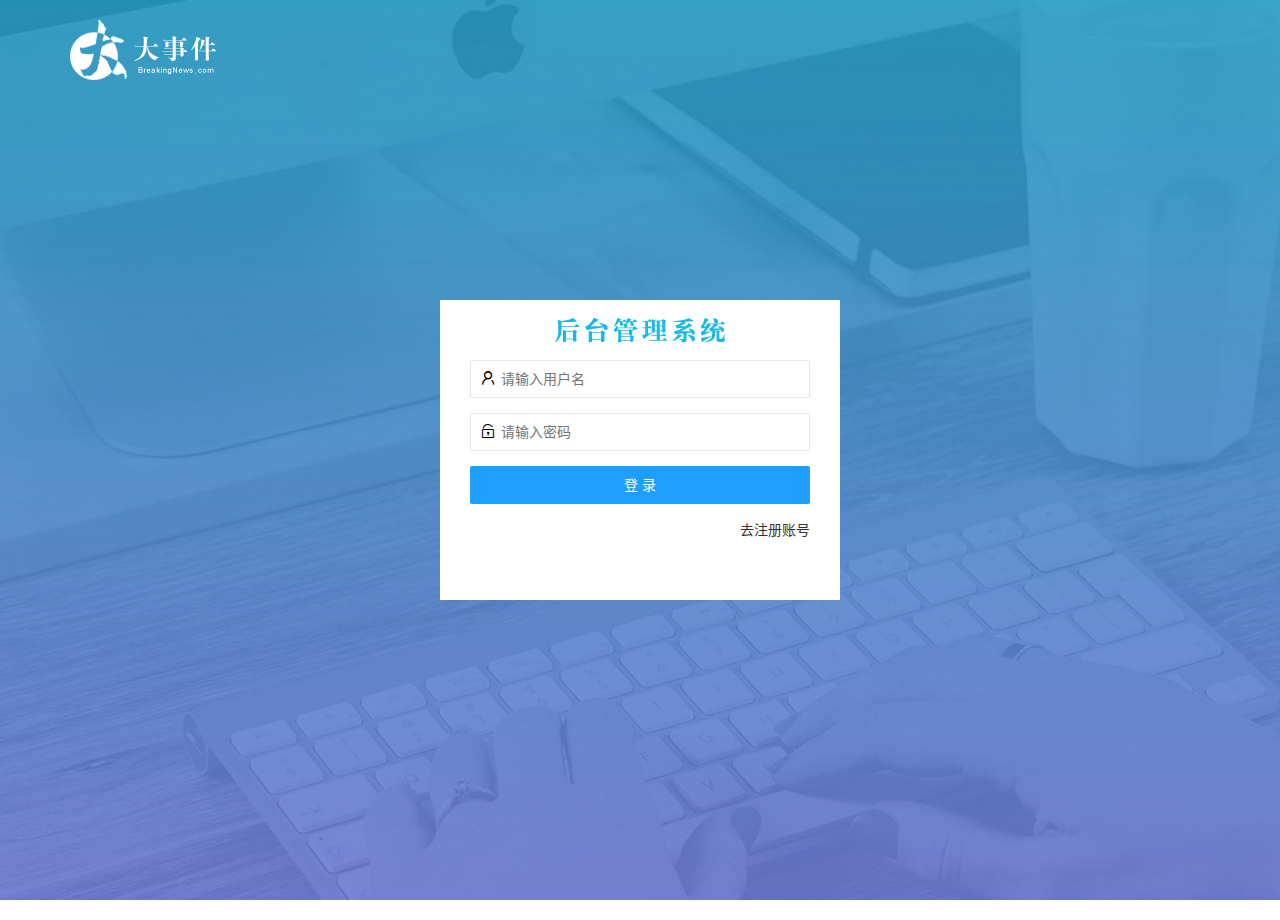
<file: index.html>
<!DOCTYPE html>
<html>

<head>
    <meta charset="utf-8">
    <meta name="viewport" content="width=device-width, initial-scale=1, maximum-scale=1">
    <title>大事件-后台首页-Fairy</title>
    <!-- 校验token是否存在 -->
    <script>
        let token = localStorage.getItem('token')
        if (!token) {
            // 没有token信息
            location.href = 'login.html'
        }
    </script>
    <link rel="stylesheet" href="/assets/lib/layui/css/layui.css">
    <link rel="stylesheet" href="/assets/css/index.css">
    <link rel="stylesheet" href="/assets/fonts/iconfont.css">
</head>

<body class="layui-layout-body">
    <div class="layui-layout layui-layout-admin">
        <div class="layui-header">
            <div class="layui-logo">
                <img src="/assets/images/logo.png" alt="">
            </div>
            <!-- 头部区域 -->
            <ul class="layui-nav layui-layout-right">
                <li class="layui-nav-item">
                    <a href="javascript:;" class="userInfo">
                        <img src="http://t.cn/RCzsdCq" class="layui-nav-img">
                        <!-- 文字头像 -->
                        <span class="text-avatar">A</span>
                        个人中心
                    </a>
                    <dl class="layui-nav-child">
                        <dd><a href="">基本资料</a></dd>
                        <dd><a href="">更换头像</a></dd>
                        <dd><a href="">重置密码</a></dd>
                    </dl>
                </li>
                <li class="layui-nav-item ">
                    <a href="javascript:;" id="outBtn"><span class="iconfont icon-tuichu "></span>退出</a></li>
            </ul>
        </div>

        <div class="layui-side layui-bg-black">
            <div class="layui-side-scroll">
                <!-- 欢迎区域 -->
                <div class="layui-nav ">
                    <div class="userInfo">
                        <span><img src="http://t.cn/RCzsdCq" class="layui-nav-img"></span>
                        <span class="text-avatar">A</span>
                        <span id="welcome">欢迎 xxx</span>

                    </div>
                </div>
                <!-- 左侧导航区域（可配合layui已有的垂直导航） -->
                <ul class="layui-nav layui-nav-tree" lay-filter="test" lay-shrink="all">
                    <li class="layui-nav-item layui-this">
                        <a href=""><span class="iconfont icon-home "></span>首页</a>
                    </li>
                    <li class="layui-nav-item">
                        <a class="" href="javascript:;"><span class="iconfont icon-16"></span>文章管理</a>
                        <dl class="layui-nav-child">
                            <dd><a href="/article/art_cate.html" target="layBody"><i
                                        class="layui-icon layui-icon-app"></i> 文章类别</a></dd>
                            <dd><a href="/article/art_list.html" target="layBody"><i
                                        class="layui-icon layui-icon-app"></i> 文章列表</a></dd>
                            <dd><a href="javascript:;"><i class="layui-icon layui-icon-app"></i> 发表文章</a></dd>
                        </dl>
                    </li>
                    <li class="layui-nav-item">
                        <a href="javascript:;"><span class="iconfont icon-user"></span>个人中心</a>
                        <dl class="layui-nav-child">
                            <dd><a href="/user/user_info.html" target="layBody"><i
                                        class="layui-icon layui-icon-app"></i> 基本资料</a></dd>
                            <dd><a href="/user/user_avatar.html" target="layBody"><i
                                        class="layui-icon layui-icon-app"></i>
                                    更换头像</a></dd>
                            <dd><a href="/user/user_psw.html" target="layBody"><i class="layui-icon layui-icon-app"></i>
                                    重置密码</a></dd>
                        </dl>
                    </li>
                </ul>
            </div>
        </div>

        <div class="layui-body">
            <!-- 内容主体区域 -->
            <!-- <iframe src="/home/dashboard.html" frameborder="0" name="layBody"></iframe> -->
            <!-- <iframe src="/user/user_avatar.html" frameborder="0" name="layBody"></iframe> -->
            <iframe src="/article/art_list.html" target="layBody" frameborder="0" name="layBody"></iframe>
        </div>

        <div class="layui-footer">
            <!-- 底部固定区域 -->
            © 大事件-后台管理-Fairy
        </div>
    </div>


    <script src="/assets/lib/jquery.js"></script>
    <script src="/assets/lib/layui/layui.all.js"></script>
    <script src="/assets/js/common.js"></script>
    <script src="/assets/js/index.js"></script>
</body>

</html>
</file>
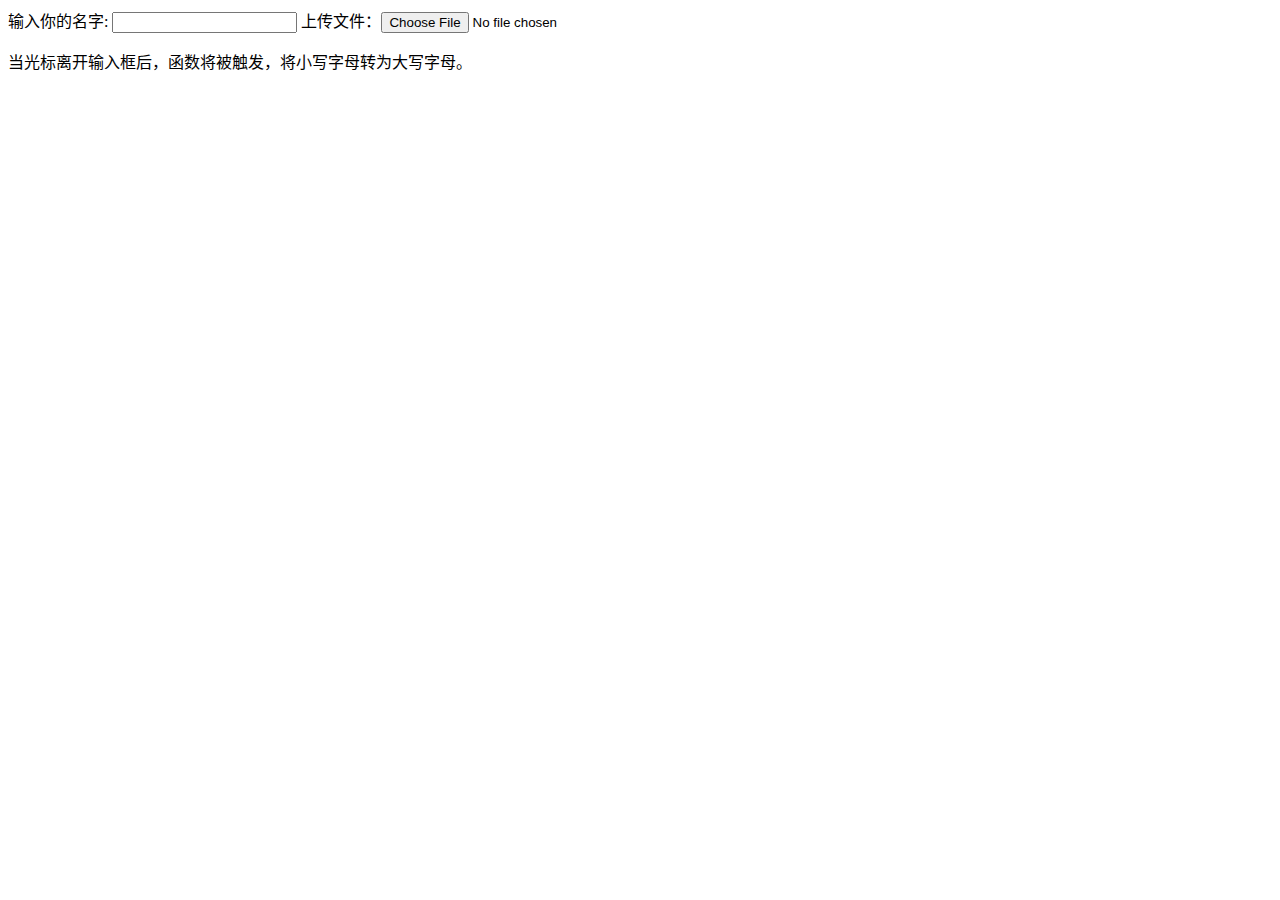
<file: change-demo.html>
<!DOCTYPE html>
<html lang="zh-CN">

<head>
    <meta charset="UTF-8">
    <meta name="viewport" content="width=device-width, initial-scale=1.0">
    <title>Document</title>
</head>
<script>
    function myFunction() {
        var x = document.getElementById("fname");
        x.value = x.value.toUpperCase();
        console.log('触发了');
    }
</script>
</head>

<body>

    输入你的名字: <input type="text" id="fname" onchange="myFunction()">
    上传文件：<input type="file" id="ff" onchange="myFunction()">
    <p>当光标离开输入框后，函数将被触发，将小写字母转为大写字母。</p>
</body>

</html>
</file>
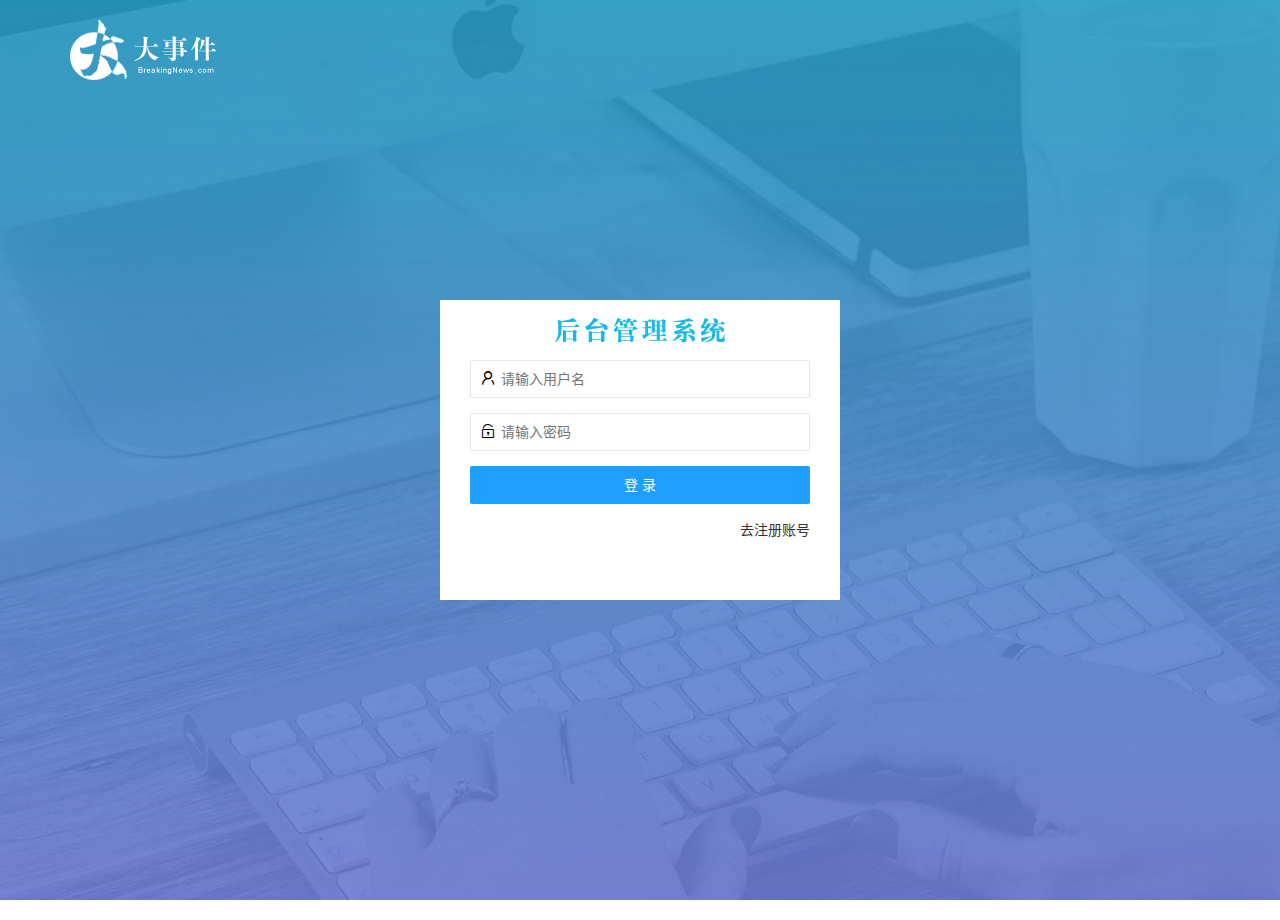
<file: login.html>
<!DOCTYPE html>
<html lang="zh-CN">

<head>
    <meta charset="UTF-8">
    <meta name="viewport" content="width=device-width, initial-scale=1.0">
    <title>大事件项目-Fairy</title>
    <!-- 加载layui.css -->
    <link rel="stylesheet" href="/assets/lib/layui/css/layui.css">
    <!-- 加载login.css -->
    <link rel="stylesheet" href="/assets/css/login.css">
</head>

<body>
    <!-- logo -->
    <div class="logo layui-main">
        <img src="/assets/images/logo.png" alt="">
    </div>
    <!-- 登录 -->
    <div class="login">
        <!-- 标题区域 -->
        <div class="title"></div>
        <!-- 表单区域 -->
        <form class="layui-form" id="login">
            <!-- 用户名 -->
            <div class="layui-form-item">
                <i class="layui-icon layui-icon-username"></i>
                <input type="text" name="username" required lay-verify="required" placeholder="请输入用户名"
                    autocomplete="off" class="layui-input">
            </div>
            <!-- 密码 -->
            <div class="layui-form-item">
                <i class="layui-icon layui-icon-password"></i>
                <input type="password" name="password" required lay-verify="required|pass" placeholder="请输入密码"
                    autocomplete="off" class="layui-input">
            </div>
            <!-- 登录按钮 -->
            <div class="layui-form-item">
                <button class="layui-btn layui-btn-normal layui-btn-fluid" lay-submit lay-filter="formDemo">登 录</button>
            </div>
            <a href="javascript:;" id="goReigister">去注册账号</a>
        </form>
    </div>
    <!-- 注册 -->
    <div class="register">
        <!-- 标题区域 -->
        <div class="title"></div>
        <!-- 表单区域 -->
        <form class="layui-form" id="reg">
            <!-- 用户名 -->
            <div class="layui-form-item ">
                <i class="layui-icon layui-icon-username"></i>
                <input type="text" name="username" required lay-verify="required" placeholder="请输入用户名"
                    autocomplete="off" class="layui-input">
            </div>
            <!-- 密码 -->
            <div class="layui-form-item">
                <i class="layui-icon layui-icon-password"></i>
                <input type="password" name="password" required lay-verify="required|pass" placeholder="请输入密码"
                    autocomplete="off" class="layui-input" id="psw">
            </div>
            <!-- 再次登录密码 -->
            <div class="layui-form-item">
                <i class="layui-icon layui-icon-password"></i>
                <input type="password" name="repassword" required lay-verify="required|pass|repsw" placeholder="请再次输入密码"
                    autocomplete="off" class="layui-input">
            </div>
            <!-- 登录按钮 -->
            <div class="layui-form-item">
                <button class="layui-btn layui-btn-normal layui-btn-fluid" lay-submit lay-filter="formDemo">注册</button>
            </div>
            <a href="javascript:;" id="goLogin">去登录</a>
        </form>
    </div>

    <!-- 加载jquery.js -->
    <script src="/assets/lib/jquery.js"></script>
    <!-- 加载layui.all.js -->
    <script src="/assets/lib/layui/layui.all.js"></script>
    <!-- 公共js -->
    <script src="/assets/js/common.js"></script>
    <!-- 加载login.js -->
    <script src="./assets/js/login.js"></script>
    <!-- <script src="./assets/js/login2.js"></script> -->

</body>

</html>
</file>
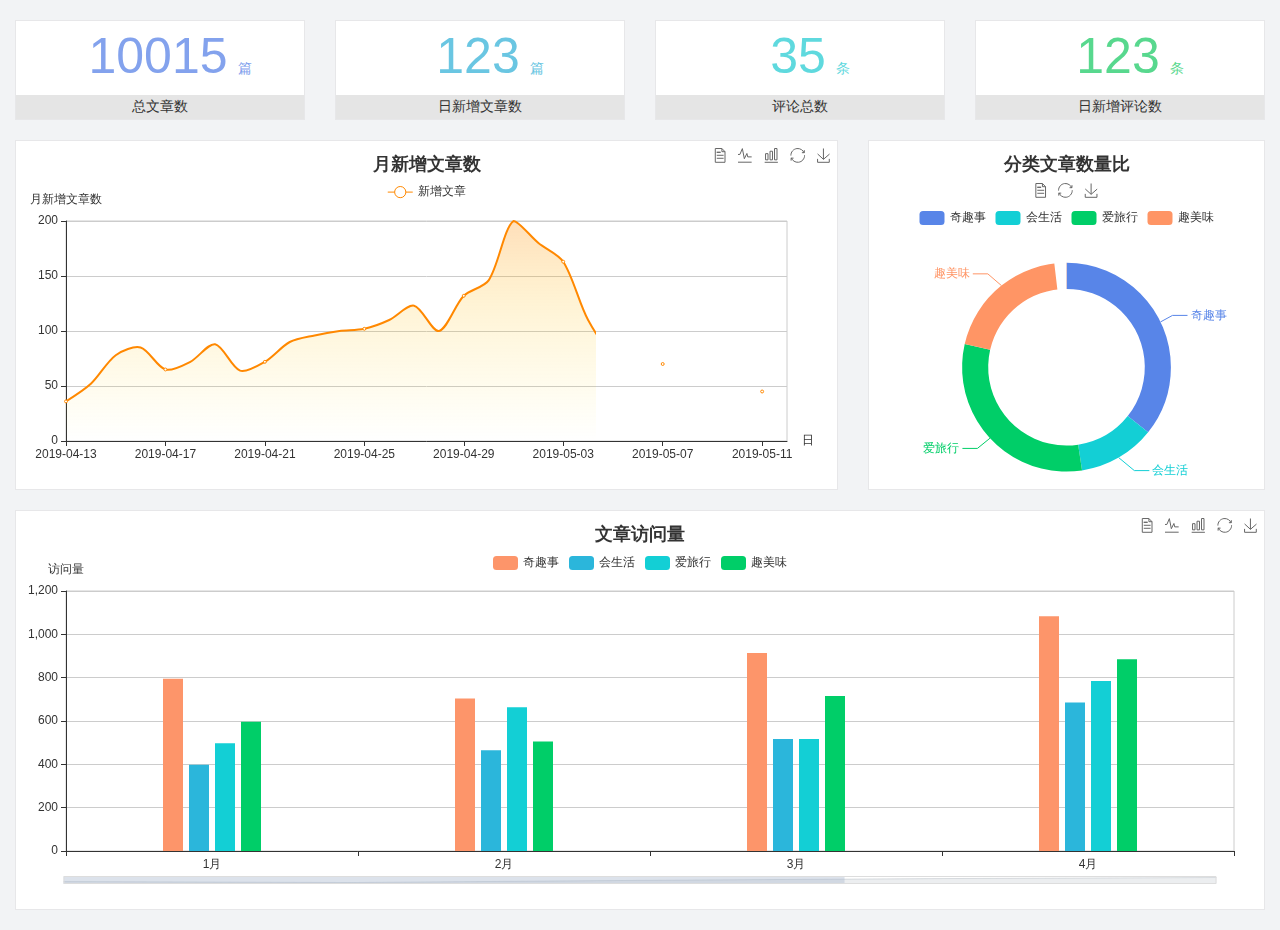
<file: home/dashboard.html>
<!DOCTYPE html>
<html lang="en">

<head>
  <meta charset="UTF-8">
  <meta name="viewport" content="width=device-width, initial-scale=1.0">
  <meta http-equiv="X-UA-Compatible" content="ie=edge">
  <title>图表统计</title>
  <link rel="stylesheet" href="../../assets/lib/bootstrap.css" />
  <link rel="stylesheet" href="../../assets/lib/main.css" />
  <script src="../../assets/lib/jquery.js"></script>
  <script type="text/javascript" src="../../assets/lib/echarts.min.js"></script>
</head>

<body>
  <div class="container-fluid">
    <div class="row spannel_list">
      <div class="col-sm-3 col-xs-6">
        <div class="spannel">
          <em>10015</em><span>篇</span>
          <b>总文章数</b>
        </div>
      </div>
      <div class="col-sm-3 col-xs-6">
        <div class="spannel scolor01">
          <em>123</em><span>篇</span>
          <b>日新增文章数</b>
        </div>
      </div>
      <div class="col-sm-3 col-xs-6">
        <div class="spannel scolor02">
          <em>35</em><span>条</span>
          <b>评论总数</b>
        </div>
      </div>
      <div class="col-sm-3 col-xs-6">
        <div class="spannel scolor03">
          <em>123</em><span>条</span>
          <b>日新增评论数</b>
        </div>
      </div>
    </div>
  </div>

  <div class="container-fluid">
    <div class="row curve-pie">
      <div class="col-lg-8 col-md-8">
        <div class="gragh_pannel" id="curve_show"></div>
      </div>
      <div class="col-lg-4 col-md-4">
        <div class="gragh_pannel" id="pie_show"></div>
      </div>
    </div>
  </div>

  <div class="container-fluid">
    <div class="column_pannel" id="column_show"></div>
  </div>

  <script>
    var oChart = echarts.init(document.getElementById('curve_show'));
    var aList_all = [
      { 'count': 36, 'date': '2019-04-13' },
      { 'count': 52, 'date': '2019-04-14' },
      { 'count': 78, 'date': '2019-04-15' },
      { 'count': 85, 'date': '2019-04-16' },
      { 'count': 65, 'date': '2019-04-17' },
      { 'count': 72, 'date': '2019-04-18' },
      { 'count': 88, 'date': '2019-04-19' },
      { 'count': 64, 'date': '2019-04-20' },
      { 'count': 72, 'date': '2019-04-21' },
      { 'count': 90, 'date': '2019-04-22' },
      { 'count': 96, 'date': '2019-04-23' },
      { 'count': 100, 'date': '2019-04-24' },
      { 'count': 102, 'date': '2019-04-25' },
      { 'count': 110, 'date': '2019-04-26' },
      { 'count': 123, 'date': '2019-04-27' },
      { 'count': 100, 'date': '2019-04-28' },
      { 'count': 132, 'date': '2019-04-29' },
      { 'count': 146, 'date': '2019-04-30' },
      { 'count': 200, 'date': '2019-05-01' },
      { 'count': 180, 'date': '2019-05-02' },
      { 'count': 163, 'date': '2019-05-03' },
      { 'count': 110, 'date': '2019-05-04' },
      { 'count': 80, 'date': '2019-05-05' },
      { 'count': 82, 'date': '2019-05-06' },
      { 'count': 70, 'date': '2019-05-07' },
      { 'count': 65, 'date': '2019-05-08' },
      { 'count': 54, 'date': '2019-05-09' },
      { 'count': 40, 'date': '2019-05-10' },
      { 'count': 45, 'date': '2019-05-11' },
      { 'count': 38, 'date': '2019-05-12' },
    ];

    let aCount = [];
    let aDate = [];

    for (var i = 0; i < aList_all.length; i++) {
      aCount.push(aList_all[i].count);
      aDate.push(aList_all[i].date);
    }

    var chartopt = {
      title: {
        text: '月新增文章数',
        left: 'center',
        top: '10'
      },
      tooltip: {
        trigger: 'axis'
      },
      legend: {
        data: ['新增文章'],
        top: '40'
      },
      toolbox: {
        show: true,
        feature: {
          mark: { show: true },
          dataView: { show: true, readOnly: false },
          magicType: { show: true, type: ['line', 'bar'] },
          restore: { show: true },
          saveAsImage: { show: true }
        }
      },
      calculable: true,
      xAxis: [
        {
          name: '日',
          type: 'category',
          boundaryGap: false,
          data: aDate
        }
      ],
      yAxis: [
        {
          name: '月新增文章数',
          type: 'value'
        }
      ],
      series: [
        {
          name: '新增文章',
          type: 'line',
          smooth: true,
          itemStyle: { normal: { areaStyle: { type: 'default' }, color: '#f80' }, lineStyle: { color: '#f80' } },
          data: aCount
        }],
      areaStyle: {
        normal: {
          color: new echarts.graphic.LinearGradient(0, 0, 0, 1, [{
            offset: 0,
            color: 'rgba(255,136,0,0.39)'
          }, {
            offset: .34,
            color: 'rgba(255,180,0,0.25)'
          }, {
            offset: 1,
            color: 'rgba(255,222,0,0.00)'
          }])

        }
      },
      grid: {
        show: true,
        x: 50,
        x2: 50,
        y: 80,
        height: 220
      }
    };

    oChart.setOption(chartopt);


    var oPie = echarts.init(document.getElementById('pie_show'));
    var oPieopt =
    {
      title: {
        top: 10,
        text: '分类文章数量比',
        x: 'center'
      },
      tooltip: {
        trigger: 'item',
        formatter: "{a} <br/>{b} : {c} ({d}%)"
      },
      color: ['#5885e8', '#13cfd5', '#00ce68', '#ff9565'],
      legend: {
        x: 'center',
        top: 65,
        data: ['奇趣事', '会生活', '爱旅行', '趣美味']
      },
      toolbox: {
        show: true,
        x: 'center',
        top: 35,
        feature: {
          mark: { show: true },
          dataView: { show: true, readOnly: false },
          magicType: {
            show: true,
            type: ['pie', 'funnel'],
            option: {
              funnel: {
                x: '25%',
                width: '50%',
                funnelAlign: 'left',
                max: 1548
              }
            }
          },
          restore: { show: true },
          saveAsImage: { show: true }
        }
      },
      calculable: true,
      series: [
        {
          name: '访问来源',
          type: 'pie',
          radius: ['45%', '60%'],
          center: ['50%', '65%'],
          data: [
            { value: 300, name: '奇趣事' },
            { value: 100, name: '会生活' },
            { value: 260, name: '爱旅行' },
            { value: 180, name: '趣美味' }
          ]
        }
      ]
    };
    oPie.setOption(oPieopt);



    var oColumn = this.echarts.init(document.getElementById('column_show'));
    var oColumnopt =
    {
      title: {
        text: '文章访问量',
        left: 'center',
        top: '10'
      },
      tooltip: {
        trigger: 'axis'
      },
      legend: {
        data: ['奇趣事', '会生活', '爱旅行', '趣美味'],
        top: '40'
      },
      toolbox: {
        show: true,
        feature: {
          mark: { show: true },
          dataView: { show: true, readOnly: false },
          magicType: { show: true, type: ['line', 'bar'] },
          restore: { show: true },
          saveAsImage: { show: true }
        }
      },
      calculable: true,
      xAxis: [
        {
          type: 'category',
          data: ['1月', '2月', '3月', '4月', '5月']
        }
      ],
      yAxis: [
        {
          name: '访问量',
          type: 'value'
        }
      ],
      series: [
        {
          name: '奇趣事',
          type: 'bar',
          barWidth: 20,
          itemStyle: {
            normal: { areaStyle: { type: 'default' }, color: '#fd956a' }
          },
          data: [800, 708, 920, 1090, 1200]
        },
        {
          name: '会生活',
          type: 'bar',
          barWidth: 20,
          itemStyle: {
            normal: { areaStyle: { type: 'default' }, color: '#2bb6db' }
          },
          data: [400, 468, 520, 690, 800]
        },
        {
          name: '爱旅行',
          type: 'bar',
          barWidth: 20,
          itemStyle: {
            normal: { areaStyle: { type: 'default' }, color: '#13cfd5' }
          },
          data: [500, 668, 520, 790, 900]
        },
        {
          name: '趣美味',
          type: 'bar',
          barWidth: 20,
          itemStyle: {
            normal: { areaStyle: { type: 'default' }, color: '#00ce68' }
          },
          data: [600, 508, 720, 890, 1000]
        }
      ],
      grid: {
        show: true,
        x: 50,
        x2: 30,
        y: 80,
        height: 260
      },
      dataZoom: [//给x轴设置滚动条
        {
          start: 0,//默认为0
          end: 100 - 1000 / 31,//默认为100
          type: 'slider',
          show: true,
          xAxisIndex: [0],
          handleSize: 0,//滑动条的 左右2个滑动条的大小
          height: 8,//组件高度
          left: 45, //左边的距离
          right: 50,//右边的距离
          bottom: 26,//右边的距离
          handleColor: '#ddd',//h滑动图标的颜色
          handleStyle: {
            borderColor: "#cacaca",
            borderWidth: "1",
            shadowBlur: 2,
            background: "#ddd",
            shadowColor: "#ddd",
          }
        }]
    };
    oColumn.setOption(oColumnopt);
  </script>
</body>

</html>
</file>
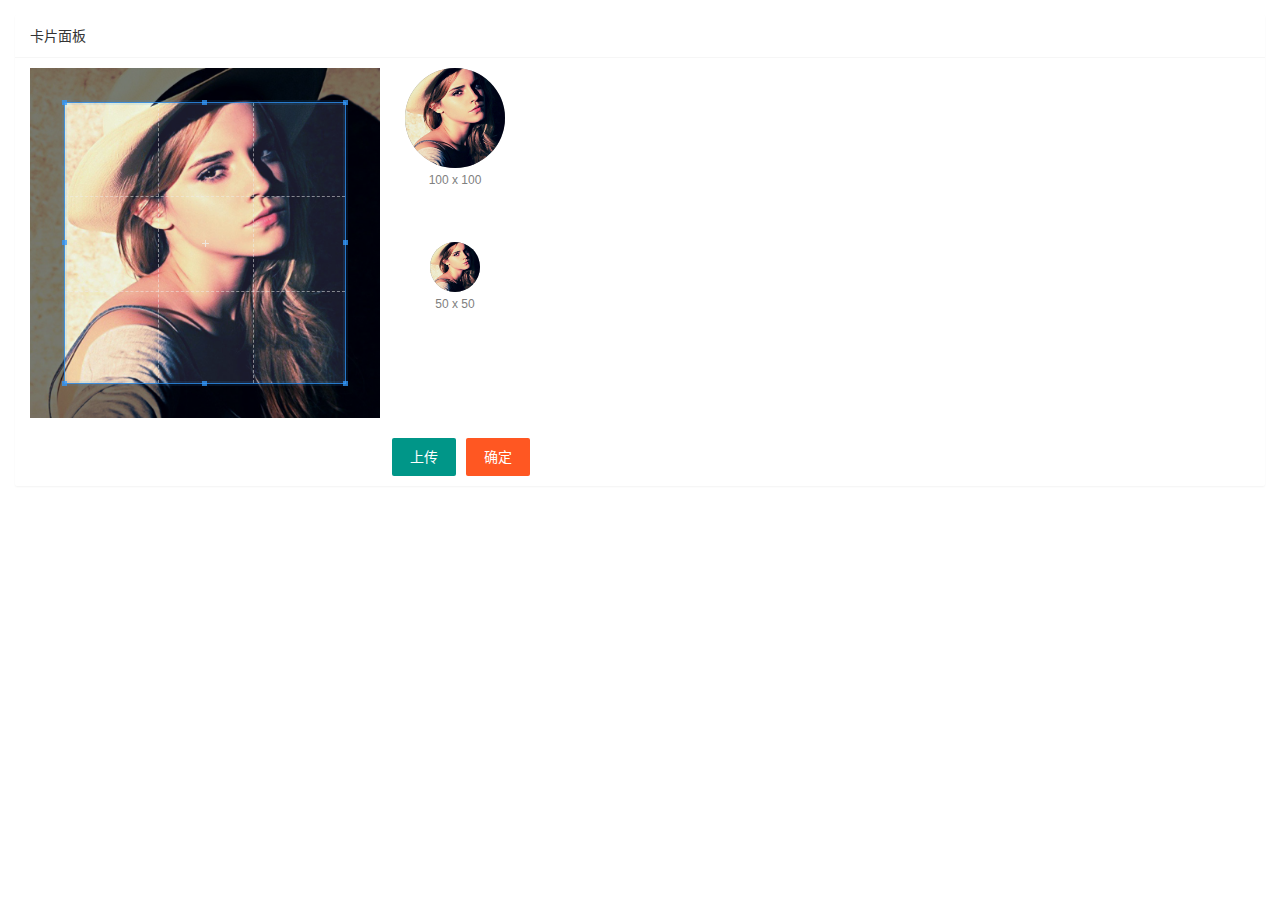
<file: user/user_avatar.html>
<!DOCTYPE html>
<html lang="zh-CN">

<head>
    <meta charset="UTF-8">
    <meta name="viewport" content="width=device-width, initial-scale=1.0">
    <title>Document</title>
    <link rel="stylesheet" href="/assets/lib/layui/css/layui.css">
    <link rel="stylesheet" href="/assets/lib/cropper/cropper.css">
    <link rel="stylesheet" href="/assets/css/user/user_avatar.css">
</head>

<body>
    <div class="layui-card">
        <div class="layui-card-header">卡片面板</div>
        <div class="layui-card-body">
            <!-- 第一行的图片裁剪和预览区域 -->
            <div class="row1">
                <!-- 图片裁剪区域 -->
                <div class="cropper-box">
                    <!-- 这个 img 标签很重要，将来会把它初始化为裁剪区域 -->
                    <img id="image" src="/assets/images/sample.jpg" />
                </div>
                <!-- 图片的预览区域 -->
                <div class="preview-box">
                    <div>
                        <!-- 宽高为 100px 的预览区域 -->
                        <div class="img-preview w100"></div>
                        <p class="size">100 x 100</p>
                    </div>
                    <div>
                        <!-- 宽高为 50px 的预览区域 -->
                        <div class="img-preview w50"></div>
                        <p class="size">50 x 50</p>
                    </div>
                </div>
            </div>

            <!-- 第二行的按钮区域 -->
            <div class="row2">
                <!-- accept 控制用户可以选择哪个类型的文件 -->
                <input type="file" accept="image/*" id="file" class="layui-hide">
                <button type="button" class="layui-btn" id="uploadBtn">上传</button>
                <button type="button" class="layui-btn layui-btn-danger" id="sureBtn">确定</button>
            </div>
        </div>
    </div>


    <script src="/assets/lib/layui/layui.all.js"></script>
    <script src="/assets/lib/jquery.js"></script>
    <script src="/assets/lib/cropper/Cropper.js"></script>
    <script src="/assets/lib/cropper/jquery-cropper.js"></script>
    <script src="/assets/js/common.js"></script>
    <script src="/assets/js/user/use_avatar.js"></script>
</body>

</html>
</file>
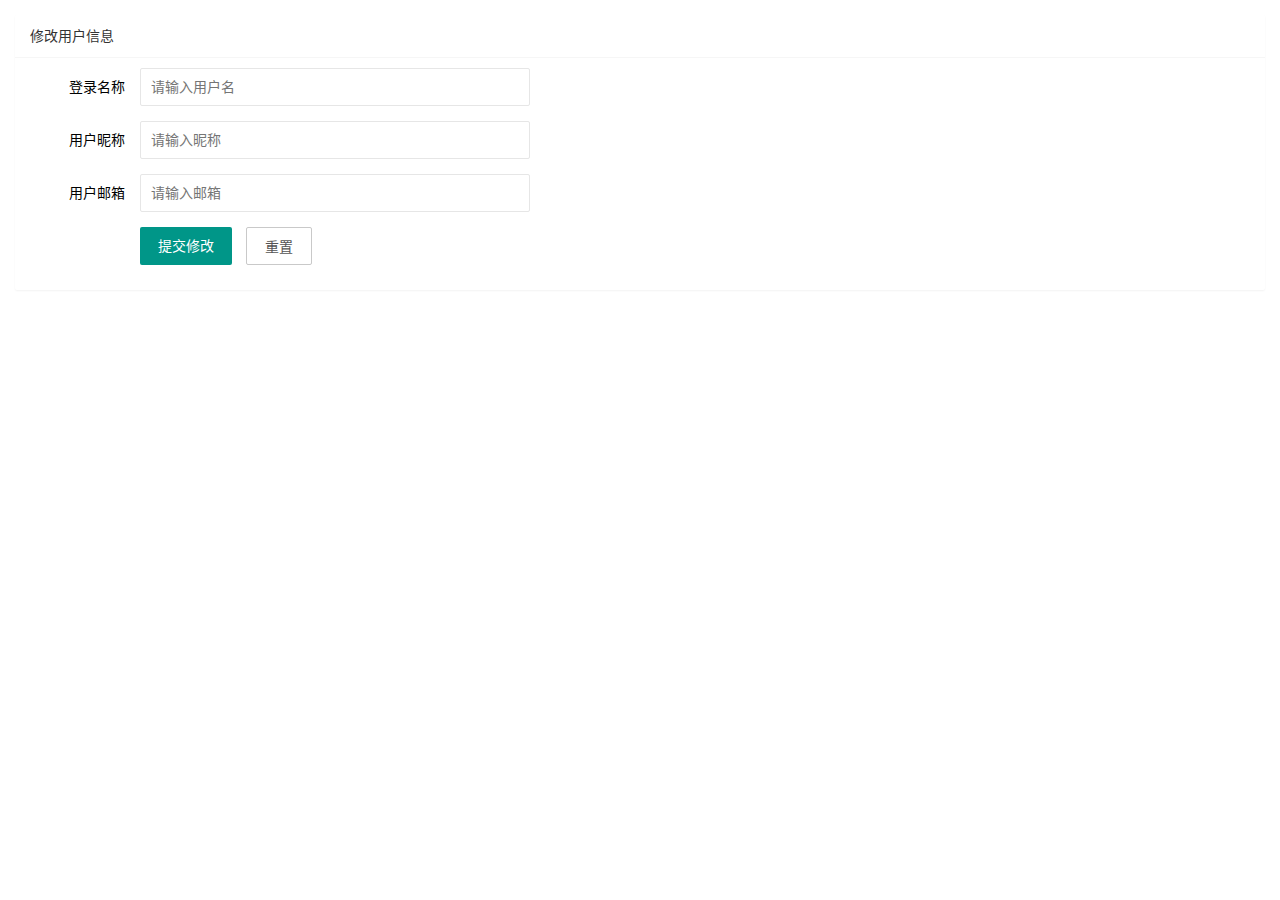
<file: user/user_info.html>
<!DOCTYPE html>
<html lang="zh-CN">

<head>
    <meta charset="UTF-8">
    <meta name="viewport" content="width=device-width, initial-scale=1.0">
    <title>Document</title>
    <link rel="stylesheet" href="/assets/lib/layui/css/layui.css">
    <link rel="stylesheet" href="/assets/css/user/user_info.css">
</head>

<body>
    <div class="layui-card">
        <div class="layui-card-header">修改用户信息</div>
        <div class="layui-card-body">
            <form class="layui-form" lay-filter="userForm" id="userForm">
                <!-- 添加一个id的输入框，通过id进行数据的修改 -->
                <!-- 通过name="id",提交修改收集到数据 -->
                <div class="layui-form-item layui-hide">
                    <label class="layui-form-label">登录名称</label>
                    <div class="layui-input-block">
                        <input type="text" name="id" readonly required lay-verify="required" placeholder="请输入用户名"
                            autocomplete="off" class="layui-input">
                    </div>
                </div>

                <div class="layui-form-item">
                    <label class="layui-form-label">登录名称</label>
                    <div class="layui-input-block">
                        <!-- readonly 只读 -->
                        <input type="text" name="username" readonly required lay-verify="required" placeholder="请输入用户名"
                            autocomplete="off" class="layui-input">
                    </div>
                </div>
                <div class="layui-form-item">
                    <label class="layui-form-label">用户昵称</label>
                    <div class="layui-input-block">
                        <input type="text" name="nickname" required lay-verify="required|wordlength" placeholder="请输入昵称"
                            autocomplete="off" class="layui-input">
                    </div>
                </div>
                <div class="layui-form-item">
                    <label class="layui-form-label">用户邮箱</label>
                    <div class="layui-input-block">
                        <input type="emial" name="email" required lay-verify="required" placeholder="请输入邮箱"
                            autocomplete="off" class="layui-input">
                    </div>
                </div>
                <div class="layui-form-item">
                    <div class="layui-input-block">
                        <button class="layui-btn" lay-submit lay-filter="formDemo">提交修改</button>
                        <button type="reset" id="reBtn" class="layui-btn layui-btn-primary">重置</button>
                    </div>
                </div>
            </form>
        </div>
    </div>

    <script src="/assets/lib/layui/layui.all.js"></script>
    <script src="/assets/lib/jquery.js"></script>
    <script src="/assets/js/common.js"></script>
    <script src="/assets/js/user/use_infor.js"></script>
</body>

</html>
</file>
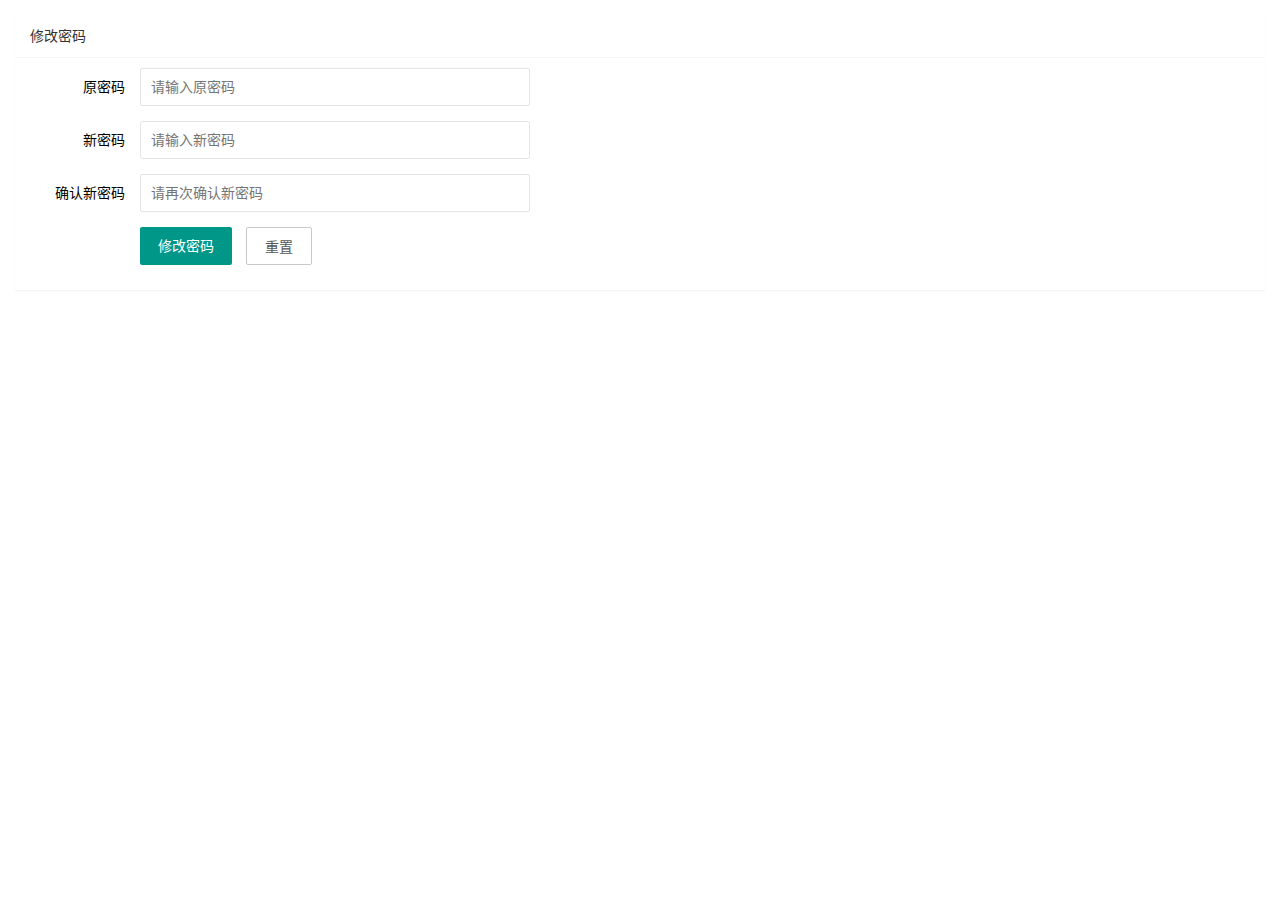
<file: user/user_psw.html>
<!DOCTYPE html>
<html lang="zh-CN">

<head>
    <meta charset="UTF-8">
    <meta name="viewport" content="width=device-width, initial-scale=1.0">
    <title>Document</title>
    <link rel="stylesheet" href="/assets/lib/layui/css/layui.css">
    <link rel="stylesheet" href="/assets/css/user/user_psw.css">
</head>

<body>
    <div class="layui-card">
        <div class="layui-card-header">修改密码</div>
        <div class="layui-card-body">
            <form class="layui-form" id="passForm">
                <div class="layui-form-item">
                    <label class="layui-form-label">原密码</label>
                    <div class="layui-input-block">
                        <input type="password" name="oldPwd" required lay-verify="required" placeholder="请输入原密码"
                            autocomplete="off" class="layui-input">
                    </div>
                </div>
                <div class="layui-form-item">
                    <label class="layui-form-label">新密码</label>
                    <div class="layui-input-block">
                        <input type="password" name="newPwd" required lay-verify="required|newPass" placeholder="请输入新密码"
                            autocomplete="off" class="layui-input">
                    </div>
                </div>
                <div class="layui-form-item">
                    <label class="layui-form-label">确认新密码</label>
                    <div class="layui-input-block">
                        <input type="password" name="rePsw" required lay-verify="required|samePass"
                            placeholder="请再次确认新密码" autocomplete="off" class="layui-input">
                    </div>
                </div>
                <div class="layui-form-item">
                    <div class="layui-input-block">
                        <button class="layui-btn" lay-submit lay-filter="formDemo">修改密码</button>
                        <button type="reset" class="layui-btn layui-btn-primary">重置</button>
                    </div>
                </div>
            </form>
        </div>
    </div>

    <script src="/assets/lib/layui/layui.all.js"></script>
    <script src="/assets/lib/jquery.js"></script>
    <script src="/assets/js/common.js"></script>
    <script src="/assets/js/user/user_psw.js"></script>
</body>

</html>
</file>
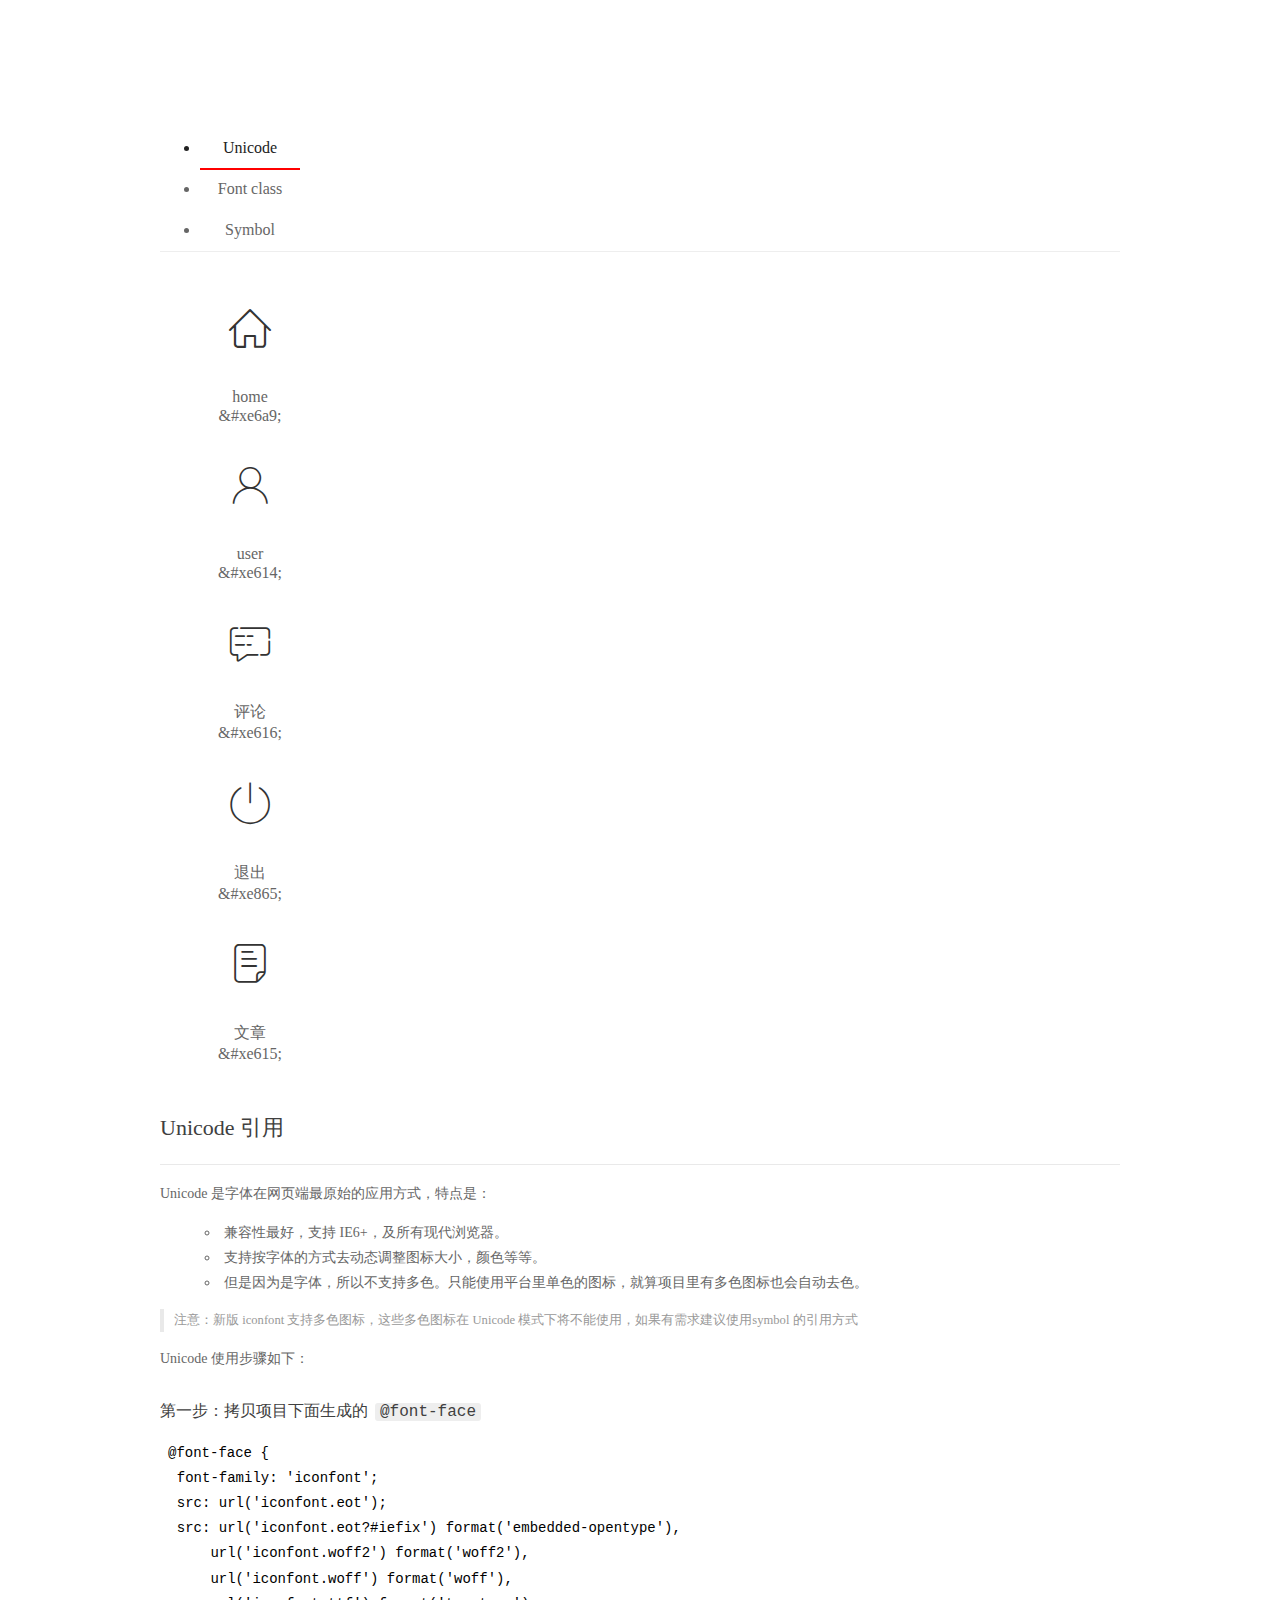
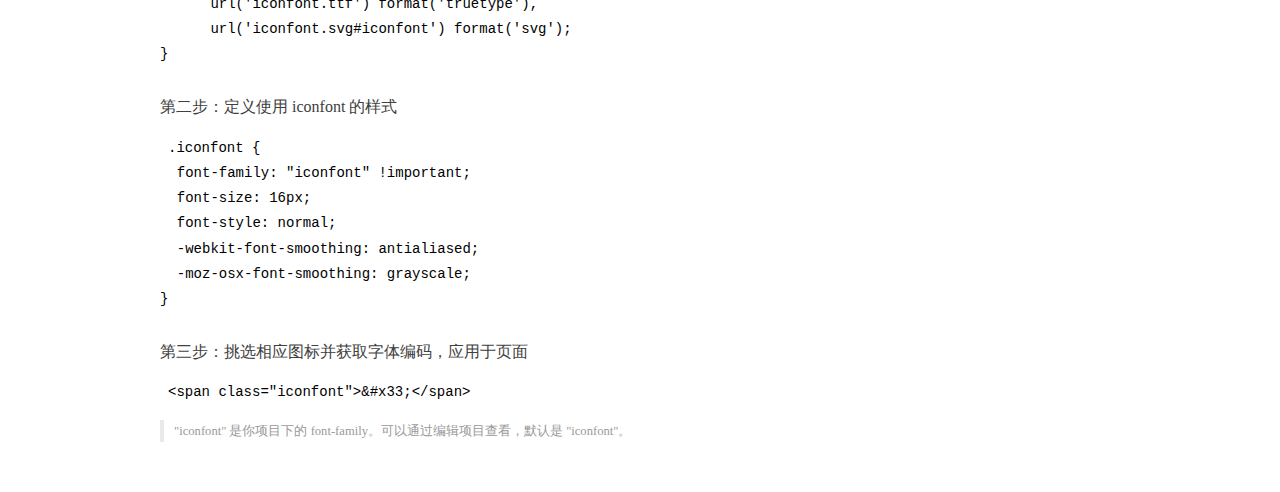
<file: assets/fonts/demo_index.html>
<!DOCTYPE html>
<html>
<head>
  <meta charset="utf-8"/>
  <title>IconFont Demo</title>
  <link rel="shortcut icon" href="https://gtms04.alicdn.com/tps/i4/TB1_oz6GVXXXXaFXpXXJDFnIXXX-64-64.ico" type="image/x-icon"/>
  <link rel="stylesheet" href="https://g.alicdn.com/thx/cube/1.3.2/cube.min.css">
  <link rel="stylesheet" href="demo.css">
  <link rel="stylesheet" href="iconfont.css">
  <script src="iconfont.js"></script>
  <!-- jQuery -->
  <script src="https://a1.alicdn.com/oss/uploads/2018/12/26/7bfddb60-08e8-11e9-9b04-53e73bb6408b.js"></script>
  <!-- 代码高亮 -->
  <script src="https://a1.alicdn.com/oss/uploads/2018/12/26/a3f714d0-08e6-11e9-8a15-ebf944d7534c.js"></script>
</head>
<body>
  <div class="main">
    <h1 class="logo"><a href="https://www.iconfont.cn/" title="iconfont 首页" target="_blank">&#xe86b;</a></h1>
    <div class="nav-tabs">
      <ul id="tabs" class="dib-box">
        <li class="dib active"><span>Unicode</span></li>
        <li class="dib"><span>Font class</span></li>
        <li class="dib"><span>Symbol</span></li>
      </ul>
      
    </div>
    <div class="tab-container">
      <div class="content unicode" style="display: block;">
          <ul class="icon_lists dib-box">
          
            <li class="dib">
              <span class="icon iconfont">&#xe6a9;</span>
                <div class="name">home</div>
                <div class="code-name">&amp;#xe6a9;</div>
              </li>
          
            <li class="dib">
              <span class="icon iconfont">&#xe614;</span>
                <div class="name">user</div>
                <div class="code-name">&amp;#xe614;</div>
              </li>
          
            <li class="dib">
              <span class="icon iconfont">&#xe616;</span>
                <div class="name">评论</div>
                <div class="code-name">&amp;#xe616;</div>
              </li>
          
            <li class="dib">
              <span class="icon iconfont">&#xe865;</span>
                <div class="name">退出</div>
                <div class="code-name">&amp;#xe865;</div>
              </li>
          
            <li class="dib">
              <span class="icon iconfont">&#xe615;</span>
                <div class="name">文章</div>
                <div class="code-name">&amp;#xe615;</div>
              </li>
          
          </ul>
          <div class="article markdown">
          <h2 id="unicode-">Unicode 引用</h2>
          <hr>

          <p>Unicode 是字体在网页端最原始的应用方式，特点是：</p>
          <ul>
            <li>兼容性最好，支持 IE6+，及所有现代浏览器。</li>
            <li>支持按字体的方式去动态调整图标大小，颜色等等。</li>
            <li>但是因为是字体，所以不支持多色。只能使用平台里单色的图标，就算项目里有多色图标也会自动去色。</li>
          </ul>
          <blockquote>
            <p>注意：新版 iconfont 支持多色图标，这些多色图标在 Unicode 模式下将不能使用，如果有需求建议使用symbol 的引用方式</p>
          </blockquote>
          <p>Unicode 使用步骤如下：</p>
          <h3 id="-font-face">第一步：拷贝项目下面生成的 <code>@font-face</code></h3>
<pre><code class="language-css"
>@font-face {
  font-family: 'iconfont';
  src: url('iconfont.eot');
  src: url('iconfont.eot?#iefix') format('embedded-opentype'),
      url('iconfont.woff2') format('woff2'),
      url('iconfont.woff') format('woff'),
      url('iconfont.ttf') format('truetype'),
      url('iconfont.svg#iconfont') format('svg');
}
</code></pre>
          <h3 id="-iconfont-">第二步：定义使用 iconfont 的样式</h3>
<pre><code class="language-css"
>.iconfont {
  font-family: "iconfont" !important;
  font-size: 16px;
  font-style: normal;
  -webkit-font-smoothing: antialiased;
  -moz-osx-font-smoothing: grayscale;
}
</code></pre>
          <h3 id="-">第三步：挑选相应图标并获取字体编码，应用于页面</h3>
<pre>
<code class="language-html"
>&lt;span class="iconfont"&gt;&amp;#x33;&lt;/span&gt;
</code></pre>
          <blockquote>
            <p>"iconfont" 是你项目下的 font-family。可以通过编辑项目查看，默认是 "iconfont"。</p>
          </blockquote>
          </div>
      </div>
      <div class="content font-class">
        <ul class="icon_lists dib-box">
          
          <li class="dib">
            <span class="icon iconfont icon-home"></span>
            <div class="name">
              home
            </div>
            <div class="code-name">.icon-home
            </div>
          </li>
          
          <li class="dib">
            <span class="icon iconfont icon-user"></span>
            <div class="name">
              user
            </div>
            <div class="code-name">.icon-user
            </div>
          </li>
          
          <li class="dib">
            <span class="icon iconfont icon-pinglun"></span>
            <div class="name">
              评论
            </div>
            <div class="code-name">.icon-pinglun
            </div>
          </li>
          
          <li class="dib">
            <span class="icon iconfont icon-tuichu"></span>
            <div class="name">
              退出
            </div>
            <div class="code-name">.icon-tuichu
            </div>
          </li>
          
          <li class="dib">
            <span class="icon iconfont icon-16"></span>
            <div class="name">
              文章
            </div>
            <div class="code-name">.icon-16
            </div>
          </li>
          
        </ul>
        <div class="article markdown">
        <h2 id="font-class-">font-class 引用</h2>
        <hr>

        <p>font-class 是 Unicode 使用方式的一种变种，主要是解决 Unicode 书写不直观，语意不明确的问题。</p>
        <p>与 Unicode 使用方式相比，具有如下特点：</p>
        <ul>
          <li>兼容性良好，支持 IE8+，及所有现代浏览器。</li>
          <li>相比于 Unicode 语意明确，书写更直观。可以很容易分辨这个 icon 是什么。</li>
          <li>因为使用 class 来定义图标，所以当要替换图标时，只需要修改 class 里面的 Unicode 引用。</li>
          <li>不过因为本质上还是使用的字体，所以多色图标还是不支持的。</li>
        </ul>
        <p>使用步骤如下：</p>
        <h3 id="-fontclass-">第一步：引入项目下面生成的 fontclass 代码：</h3>
<pre><code class="language-html">&lt;link rel="stylesheet" href="./iconfont.css"&gt;
</code></pre>
        <h3 id="-">第二步：挑选相应图标并获取类名，应用于页面：</h3>
<pre><code class="language-html">&lt;span class="iconfont icon-xxx"&gt;&lt;/span&gt;
</code></pre>
        <blockquote>
          <p>"
            iconfont" 是你项目下的 font-family。可以通过编辑项目查看，默认是 "iconfont"。</p>
        </blockquote>
      </div>
      </div>
      <div class="content symbol">
          <ul class="icon_lists dib-box">
          
            <li class="dib">
                <svg class="icon svg-icon" aria-hidden="true">
                  <use xlink:href="#icon-home"></use>
                </svg>
                <div class="name">home</div>
                <div class="code-name">#icon-home</div>
            </li>
          
            <li class="dib">
                <svg class="icon svg-icon" aria-hidden="true">
                  <use xlink:href="#icon-user"></use>
                </svg>
                <div class="name">user</div>
                <div class="code-name">#icon-user</div>
            </li>
          
            <li class="dib">
                <svg class="icon svg-icon" aria-hidden="true">
                  <use xlink:href="#icon-pinglun"></use>
                </svg>
                <div class="name">评论</div>
                <div class="code-name">#icon-pinglun</div>
            </li>
          
            <li class="dib">
                <svg class="icon svg-icon" aria-hidden="true">
                  <use xlink:href="#icon-tuichu"></use>
                </svg>
                <div class="name">退出</div>
                <div class="code-name">#icon-tuichu</div>
            </li>
          
            <li class="dib">
                <svg class="icon svg-icon" aria-hidden="true">
                  <use xlink:href="#icon-16"></use>
                </svg>
                <div class="name">文章</div>
                <div class="code-name">#icon-16</div>
            </li>
          
          </ul>
          <div class="article markdown">
          <h2 id="symbol-">Symbol 引用</h2>
          <hr>

          <p>这是一种全新的使用方式，应该说这才是未来的主流，也是平台目前推荐的用法。相关介绍可以参考这篇<a href="">文章</a>
            这种用法其实是做了一个 SVG 的集合，与另外两种相比具有如下特点：</p>
          <ul>
            <li>支持多色图标了，不再受单色限制。</li>
            <li>通过一些技巧，支持像字体那样，通过 <code>font-size</code>, <code>color</code> 来调整样式。</li>
            <li>兼容性较差，支持 IE9+，及现代浏览器。</li>
            <li>浏览器渲染 SVG 的性能一般，还不如 png。</li>
          </ul>
          <p>使用步骤如下：</p>
          <h3 id="-symbol-">第一步：引入项目下面生成的 symbol 代码：</h3>
<pre><code class="language-html">&lt;script src="./iconfont.js"&gt;&lt;/script&gt;
</code></pre>
          <h3 id="-css-">第二步：加入通用 CSS 代码（引入一次就行）：</h3>
<pre><code class="language-html">&lt;style&gt;
.icon {
  width: 1em;
  height: 1em;
  vertical-align: -0.15em;
  fill: currentColor;
  overflow: hidden;
}
&lt;/style&gt;
</code></pre>
          <h3 id="-">第三步：挑选相应图标并获取类名，应用于页面：</h3>
<pre><code class="language-html">&lt;svg class="icon" aria-hidden="true"&gt;
  &lt;use xlink:href="#icon-xxx"&gt;&lt;/use&gt;
&lt;/svg&gt;
</code></pre>
          </div>
      </div>

    </div>
  </div>
  <script>
  $(document).ready(function () {
      $('.tab-container .content:first').show()

      $('#tabs li').click(function (e) {
        var tabContent = $('.tab-container .content')
        var index = $(this).index()

        if ($(this).hasClass('active')) {
          return
        } else {
          $('#tabs li').removeClass('active')
          $(this).addClass('active')

          tabContent.hide().eq(index).fadeIn()
        }
      })
    })
  </script>
</body>
</html>
</file>
<file: assets/lib/layui/css/layui.css>
/** layui-v2.5.6 MIT License By https://www.layui.com */
 .layui-inline,img{display:inline-block;vertical-align:middle}h1,h2,h3,h4,h5,h6{font-weight:400}.layui-edge,.layui-header,.layui-inline,.layui-main{position:relative}.layui-body,.layui-edge,.layui-elip{overflow:hidden}.layui-btn,.layui-edge,.layui-inline,img{vertical-align:middle}.layui-btn,.layui-disabled,.layui-icon,.layui-unselect{-moz-user-select:none;-webkit-user-select:none;-ms-user-select:none}.layui-elip,.layui-form-checkbox span,.layui-form-pane .layui-form-label{text-overflow:ellipsis;white-space:nowrap}.layui-breadcrumb,.layui-tree-btnGroup{visibility:hidden}blockquote,body,button,dd,div,dl,dt,form,h1,h2,h3,h4,h5,h6,input,li,ol,p,pre,td,textarea,th,ul{margin:0;padding:0;-webkit-tap-highlight-color:rgba(0,0,0,0)}a:active,a:hover{outline:0}img{border:none}li{list-style:none}table{border-collapse:collapse;border-spacing:0}h4,h5,h6{font-size:100%}button,input,optgroup,option,select,textarea{font-family:inherit;font-size:inherit;font-style:inherit;font-weight:inherit;outline:0}pre{white-space:pre-wrap;white-space:-moz-pre-wrap;white-space:-pre-wrap;white-space:-o-pre-wrap;word-wrap:break-word}body{line-height:24px;font:14px Helvetica Neue,Helvetica,PingFang SC,Tahoma,Arial,sans-serif}hr{height:1px;margin:10px 0;border:0;clear:both}a{color:#333;text-decoration:none}a:hover{color:#777}a cite{font-style:normal;*cursor:pointer}.layui-border-box,.layui-border-box *{box-sizing:border-box}.layui-box,.layui-box *{box-sizing:content-box}.layui-clear{clear:both;*zoom:1}.layui-clear:after{content:'\20';clear:both;*zoom:1;display:block;height:0}.layui-inline{*display:inline;*zoom:1}.layui-edge{display:inline-block;width:0;height:0;border-width:6px;border-style:dashed;border-color:transparent}.layui-edge-top{top:-4px;border-bottom-color:#999;border-bottom-style:solid}.layui-edge-right{border-left-color:#999;border-left-style:solid}.layui-edge-bottom{top:2px;border-top-color:#999;border-top-style:solid}.layui-edge-left{border-right-color:#999;border-right-style:solid}.layui-disabled,.layui-disabled:hover{color:#d2d2d2!important;cursor:not-allowed!important}.layui-circle{border-radius:100%}.layui-show{display:block!important}.layui-hide{display:none!important}@font-face{font-family:layui-icon;src:url(../font/iconfont.eot?v=256);src:url(../font/iconfont.eot?v=256#iefix) format('embedded-opentype'),url(../font/iconfont.woff2?v=256) format('woff2'),url(../font/iconfont.woff?v=256) format('woff'),url(../font/iconfont.ttf?v=256) format('truetype'),url(../font/iconfont.svg?v=256#layui-icon) format('svg')}.layui-icon{font-family:layui-icon!important;font-size:16px;font-style:normal;-webkit-font-smoothing:antialiased;-moz-osx-font-smoothing:grayscale}.layui-icon-reply-fill:before{content:"\e611"}.layui-icon-set-fill:before{content:"\e614"}.layui-icon-menu-fill:before{content:"\e60f"}.layui-icon-search:before{content:"\e615"}.layui-icon-share:before{content:"\e641"}.layui-icon-set-sm:before{content:"\e620"}.layui-icon-engine:before{content:"\e628"}.layui-icon-close:before{content:"\1006"}.layui-icon-close-fill:before{content:"\1007"}.layui-icon-chart-screen:before{content:"\e629"}.layui-icon-star:before{content:"\e600"}.layui-icon-circle-dot:before{content:"\e617"}.layui-icon-chat:before{content:"\e606"}.layui-icon-release:before{content:"\e609"}.layui-icon-list:before{content:"\e60a"}.layui-icon-chart:before{content:"\e62c"}.layui-icon-ok-circle:before{content:"\1005"}.layui-icon-layim-theme:before{content:"\e61b"}.layui-icon-table:before{content:"\e62d"}.layui-icon-right:before{content:"\e602"}.layui-icon-left:before{content:"\e603"}.layui-icon-cart-simple:before{content:"\e698"}.layui-icon-face-cry:before{content:"\e69c"}.layui-icon-face-smile:before{content:"\e6af"}.layui-icon-survey:before{content:"\e6b2"}.layui-icon-tree:before{content:"\e62e"}.layui-icon-ie:before{content:"\e7bb"}.layui-icon-upload-circle:before{content:"\e62f"}.layui-icon-add-circle:before{content:"\e61f"}.layui-icon-download-circle:before{content:"\e601"}.layui-icon-templeate-1:before{content:"\e630"}.layui-icon-util:before{content:"\e631"}.layui-icon-face-surprised:before{content:"\e664"}.layui-icon-edit:before{content:"\e642"}.layui-icon-speaker:before{content:"\e645"}.layui-icon-down:before{content:"\e61a"}.layui-icon-file:before{content:"\e621"}.layui-icon-layouts:before{content:"\e632"}.layui-icon-rate-half:before{content:"\e6c9"}.layui-icon-add-circle-fine:before{content:"\e608"}.layui-icon-prev-circle:before{content:"\e633"}.layui-icon-read:before{content:"\e705"}.layui-icon-404:before{content:"\e61c"}.layui-icon-carousel:before{content:"\e634"}.layui-icon-help:before{content:"\e607"}.layui-icon-code-circle:before{content:"\e635"}.layui-icon-windows:before{content:"\e67f"}.layui-icon-water:before{content:"\e636"}.layui-icon-username:before{content:"\e66f"}.layui-icon-find-fill:before{content:"\e670"}.layui-icon-about:before{content:"\e60b"}.layui-icon-location:before{content:"\e715"}.layui-icon-up:before{content:"\e619"}.layui-icon-pause:before{content:"\e651"}.layui-icon-date:before{content:"\e637"}.layui-icon-layim-uploadfile:before{content:"\e61d"}.layui-icon-delete:before{content:"\e640"}.layui-icon-play:before{content:"\e652"}.layui-icon-top:before{content:"\e604"}.layui-icon-firefox:before{content:"\e686"}.layui-icon-friends:before{content:"\e612"}.layui-icon-refresh-3:before{content:"\e9aa"}.layui-icon-ok:before{content:"\e605"}.layui-icon-layer:before{content:"\e638"}.layui-icon-face-smile-fine:before{content:"\e60c"}.layui-icon-dollar:before{content:"\e659"}.layui-icon-group:before{content:"\e613"}.layui-icon-layim-download:before{content:"\e61e"}.layui-icon-picture-fine:before{content:"\e60d"}.layui-icon-link:before{content:"\e64c"}.layui-icon-diamond:before{content:"\e735"}.layui-icon-log:before{content:"\e60e"}.layui-icon-key:before{content:"\e683"}.layui-icon-rate-solid:before{content:"\e67a"}.layui-icon-fonts-del:before{content:"\e64f"}.layui-icon-unlink:before{content:"\e64d"}.layui-icon-fonts-clear:before{content:"\e639"}.layui-icon-triangle-r:before{content:"\e623"}.layui-icon-circle:before{content:"\e63f"}.layui-icon-radio:before{content:"\e643"}.layui-icon-align-center:before{content:"\e647"}.layui-icon-align-right:before{content:"\e648"}.layui-icon-align-left:before{content:"\e649"}.layui-icon-loading-1:before{content:"\e63e"}.layui-icon-return:before{content:"\e65c"}.layui-icon-fonts-strong:before{content:"\e62b"}.layui-icon-upload:before{content:"\e67c"}.layui-icon-dialogue:before{content:"\e63a"}.layui-icon-video:before{content:"\e6ed"}.layui-icon-headset:before{content:"\e6fc"}.layui-icon-cellphone-fine:before{content:"\e63b"}.layui-icon-add-1:before{content:"\e654"}.layui-icon-face-smile-b:before{content:"\e650"}.layui-icon-fonts-html:before{content:"\e64b"}.layui-icon-screen-full:before{content:"\e622"}.layui-icon-form:before{content:"\e63c"}.layui-icon-cart:before{content:"\e657"}.layui-icon-camera-fill:before{content:"\e65d"}.layui-icon-tabs:before{content:"\e62a"}.layui-icon-heart-fill:before{content:"\e68f"}.layui-icon-fonts-code:before{content:"\e64e"}.layui-icon-ios:before{content:"\e680"}.layui-icon-at:before{content:"\e687"}.layui-icon-fire:before{content:"\e756"}.layui-icon-set:before{content:"\e716"}.layui-icon-fonts-u:before{content:"\e646"}.layui-icon-triangle-d:before{content:"\e625"}.layui-icon-tips:before{content:"\e702"}.layui-icon-picture:before{content:"\e64a"}.layui-icon-more-vertical:before{content:"\e671"}.layui-icon-bluetooth:before{content:"\e689"}.layui-icon-flag:before{content:"\e66c"}.layui-icon-loading:before{content:"\e63d"}.layui-icon-fonts-i:before{content:"\e644"}.layui-icon-refresh-1:before{content:"\e666"}.layui-icon-rmb:before{content:"\e65e"}.layui-icon-addition:before{content:"\e624"}.layui-icon-home:before{content:"\e68e"}.layui-icon-time:before{content:"\e68d"}.layui-icon-user:before{content:"\e770"}.layui-icon-notice:before{content:"\e667"}.layui-icon-chrome:before{content:"\e68a"}.layui-icon-edge:before{content:"\e68b"}.layui-icon-login-weibo:before{content:"\e675"}.layui-icon-voice:before{content:"\e688"}.layui-icon-upload-drag:before{content:"\e681"}.layui-icon-login-qq:before{content:"\e676"}.layui-icon-snowflake:before{content:"\e6b1"}.layui-icon-heart:before{content:"\e68c"}.layui-icon-logout:before{content:"\e682"}.layui-icon-file-b:before{content:"\e655"}.layui-icon-template:before{content:"\e663"}.layui-icon-transfer:before{content:"\e691"}.layui-icon-auz:before{content:"\e672"}.layui-icon-console:before{content:"\e665"}.layui-icon-app:before{content:"\e653"}.layui-icon-prev:before{content:"\e65a"}.layui-icon-website:before{content:"\e7ae"}.layui-icon-next:before{content:"\e65b"}.layui-icon-component:before{content:"\e857"}.layui-icon-android:before{content:"\e684"}.layui-icon-more:before{content:"\e65f"}.layui-icon-login-wechat:before{content:"\e677"}.layui-icon-shrink-right:before{content:"\e668"}.layui-icon-spread-left:before{content:"\e66b"}.layui-icon-camera:before{content:"\e660"}.layui-icon-note:before{content:"\e66e"}.layui-icon-refresh:before{content:"\e669"}.layui-icon-female:before{content:"\e661"}.layui-icon-male:before{content:"\e662"}.layui-icon-screen-restore:before{content:"\e758"}.layui-icon-password:before{content:"\e673"}.layui-icon-senior:before{content:"\e674"}.layui-icon-theme:before{content:"\e66a"}.layui-icon-tread:before{content:"\e6c5"}.layui-icon-praise:before{content:"\e6c6"}.layui-icon-star-fill:before{content:"\e658"}.layui-icon-rate:before{content:"\e67b"}.layui-icon-template-1:before{content:"\e656"}.layui-icon-vercode:before{content:"\e679"}.layui-icon-service:before{content:"\e626"}.layui-icon-cellphone:before{content:"\e678"}.layui-icon-print:before{content:"\e66d"}.layui-icon-cols:before{content:"\e610"}.layui-icon-wifi:before{content:"\e7e0"}.layui-icon-export:before{content:"\e67d"}.layui-icon-rss:before{content:"\e808"}.layui-icon-slider:before{content:"\e714"}.layui-icon-email:before{content:"\e618"}.layui-icon-subtraction:before{content:"\e67e"}.layui-icon-mike:before{content:"\e6dc"}.layui-icon-light:before{content:"\e748"}.layui-icon-gift:before{content:"\e627"}.layui-icon-mute:before{content:"\e685"}.layui-icon-reduce-circle:before{content:"\e616"}.layui-icon-music:before{content:"\e690"}.layui-main{width:1140px;margin:0 auto}.layui-header{z-index:1000;height:60px}.layui-header a:hover{transition:all .5s;-webkit-transition:all .5s}.layui-side{position:fixed;left:0;top:0;bottom:0;z-index:999;width:200px;overflow-x:hidden}.layui-side-scroll{position:relative;width:220px;height:100%;overflow-x:hidden}.layui-body{position:absolute;left:200px;right:0;top:0;bottom:0;z-index:998;width:auto;overflow-y:auto;box-sizing:border-box}.layui-layout-body{overflow:hidden}.layui-layout-admin .layui-header{background-color:#23262E}.layui-layout-admin .layui-side{top:60px;width:200px;overflow-x:hidden}.layui-layout-admin .layui-body{position:fixed;top:60px;bottom:44px}.layui-layout-admin .layui-main{width:auto;margin:0 15px}.layui-layout-admin .layui-footer{position:fixed;left:200px;right:0;bottom:0;height:44px;line-height:44px;padding:0 15px;background-color:#eee}.layui-layout-admin .layui-logo{position:absolute;left:0;top:0;width:200px;height:100%;line-height:60px;text-align:center;color:#009688;font-size:16px}.layui-layout-admin .layui-header .layui-nav{background:0 0}.layui-layout-left{position:absolute!important;left:200px;top:0}.layui-layout-right{position:absolute!important;right:0;top:0}.layui-container{position:relative;margin:0 auto;padding:0 15px;box-sizing:border-box}.layui-fluid{position:relative;margin:0 auto;padding:0 15px}.layui-row:after,.layui-row:before{content:'';display:block;clear:both}.layui-col-lg1,.layui-col-lg10,.layui-col-lg11,.layui-col-lg12,.layui-col-lg2,.layui-col-lg3,.layui-col-lg4,.layui-col-lg5,.layui-col-lg6,.layui-col-lg7,.layui-col-lg8,.layui-col-lg9,.layui-col-md1,.layui-col-md10,.layui-col-md11,.layui-col-md12,.layui-col-md2,.layui-col-md3,.layui-col-md4,.layui-col-md5,.layui-col-md6,.layui-col-md7,.layui-col-md8,.layui-col-md9,.layui-col-sm1,.layui-col-sm10,.layui-col-sm11,.layui-col-sm12,.layui-col-sm2,.layui-col-sm3,.layui-col-sm4,.layui-col-sm5,.layui-col-sm6,.layui-col-sm7,.layui-col-sm8,.layui-col-sm9,.layui-col-xs1,.layui-col-xs10,.layui-col-xs11,.layui-col-xs12,.layui-col-xs2,.layui-col-xs3,.layui-col-xs4,.layui-col-xs5,.layui-col-xs6,.layui-col-xs7,.layui-col-xs8,.layui-col-xs9{position:relative;display:block;box-sizing:border-box}.layui-col-xs1,.layui-col-xs10,.layui-col-xs11,.layui-col-xs12,.layui-col-xs2,.layui-col-xs3,.layui-col-xs4,.layui-col-xs5,.layui-col-xs6,.layui-col-xs7,.layui-col-xs8,.layui-col-xs9{float:left}.layui-col-xs1{width:8.33333333%}.layui-col-xs2{width:16.66666667%}.layui-col-xs3{width:25%}.layui-col-xs4{width:33.33333333%}.layui-col-xs5{width:41.66666667%}.layui-col-xs6{width:50%}.layui-col-xs7{width:58.33333333%}.layui-col-xs8{width:66.66666667%}.layui-col-xs9{width:75%}.layui-col-xs10{width:83.33333333%}.layui-col-xs11{width:91.66666667%}.layui-col-xs12{width:100%}.layui-col-xs-offset1{margin-left:8.33333333%}.layui-col-xs-offset2{margin-left:16.66666667%}.layui-col-xs-offset3{margin-left:25%}.layui-col-xs-offset4{margin-left:33.33333333%}.layui-col-xs-offset5{margin-left:41.66666667%}.layui-col-xs-offset6{margin-left:50%}.layui-col-xs-offset7{margin-left:58.33333333%}.layui-col-xs-offset8{margin-left:66.66666667%}.layui-col-xs-offset9{margin-left:75%}.layui-col-xs-offset10{margin-left:83.33333333%}.layui-col-xs-offset11{margin-left:91.66666667%}.layui-col-xs-offset12{margin-left:100%}@media screen and (max-width:768px){.layui-hide-xs{display:none!important}.layui-show-xs-block{display:block!important}.layui-show-xs-inline{display:inline!important}.layui-show-xs-inline-block{display:inline-block!important}}@media screen and (min-width:768px){.layui-container{width:750px}.layui-hide-sm{display:none!important}.layui-show-sm-block{display:block!important}.layui-show-sm-inline{display:inline!important}.layui-show-sm-inline-block{display:inline-block!important}.layui-col-sm1,.layui-col-sm10,.layui-col-sm11,.layui-col-sm12,.layui-col-sm2,.layui-col-sm3,.layui-col-sm4,.layui-col-sm5,.layui-col-sm6,.layui-col-sm7,.layui-col-sm8,.layui-col-sm9{float:left}.layui-col-sm1{width:8.33333333%}.layui-col-sm2{width:16.66666667%}.layui-col-sm3{width:25%}.layui-col-sm4{width:33.33333333%}.layui-col-sm5{width:41.66666667%}.layui-col-sm6{width:50%}.layui-col-sm7{width:58.33333333%}.layui-col-sm8{width:66.66666667%}.layui-col-sm9{width:75%}.layui-col-sm10{width:83.33333333%}.layui-col-sm11{width:91.66666667%}.layui-col-sm12{width:100%}.layui-col-sm-offset1{margin-left:8.33333333%}.layui-col-sm-offset2{margin-left:16.66666667%}.layui-col-sm-offset3{margin-left:25%}.layui-col-sm-offset4{margin-left:33.33333333%}.layui-col-sm-offset5{margin-left:41.66666667%}.layui-col-sm-offset6{margin-left:50%}.layui-col-sm-offset7{margin-left:58.33333333%}.layui-col-sm-offset8{margin-left:66.66666667%}.layui-col-sm-offset9{margin-left:75%}.layui-col-sm-offset10{margin-left:83.33333333%}.layui-col-sm-offset11{margin-left:91.66666667%}.layui-col-sm-offset12{margin-left:100%}}@media screen and (min-width:992px){.layui-container{width:970px}.layui-hide-md{display:none!important}.layui-show-md-block{display:block!important}.layui-show-md-inline{display:inline!important}.layui-show-md-inline-block{display:inline-block!important}.layui-col-md1,.layui-col-md10,.layui-col-md11,.layui-col-md12,.layui-col-md2,.layui-col-md3,.layui-col-md4,.layui-col-md5,.layui-col-md6,.layui-col-md7,.layui-col-md8,.layui-col-md9{float:left}.layui-col-md1{width:8.33333333%}.layui-col-md2{width:16.66666667%}.layui-col-md3{width:25%}.layui-col-md4{width:33.33333333%}.layui-col-md5{width:41.66666667%}.layui-col-md6{width:50%}.layui-col-md7{width:58.33333333%}.layui-col-md8{width:66.66666667%}.layui-col-md9{width:75%}.layui-col-md10{width:83.33333333%}.layui-col-md11{width:91.66666667%}.layui-col-md12{width:100%}.layui-col-md-offset1{margin-left:8.33333333%}.layui-col-md-offset2{margin-left:16.66666667%}.layui-col-md-offset3{margin-left:25%}.layui-col-md-offset4{margin-left:33.33333333%}.layui-col-md-offset5{margin-left:41.66666667%}.layui-col-md-offset6{margin-left:50%}.layui-col-md-offset7{margin-left:58.33333333%}.layui-col-md-offset8{margin-left:66.66666667%}.layui-col-md-offset9{margin-left:75%}.layui-col-md-offset10{margin-left:83.33333333%}.layui-col-md-offset11{margin-left:91.66666667%}.layui-col-md-offset12{margin-left:100%}}@media screen and (min-width:1200px){.layui-container{width:1170px}.layui-hide-lg{display:none!important}.layui-show-lg-block{display:block!important}.layui-show-lg-inline{display:inline!important}.layui-show-lg-inline-block{display:inline-block!important}.layui-col-lg1,.layui-col-lg10,.layui-col-lg11,.layui-col-lg12,.layui-col-lg2,.layui-col-lg3,.layui-col-lg4,.layui-col-lg5,.layui-col-lg6,.layui-col-lg7,.layui-col-lg8,.layui-col-lg9{float:left}.layui-col-lg1{width:8.33333333%}.layui-col-lg2{width:16.66666667%}.layui-col-lg3{width:25%}.layui-col-lg4{width:33.33333333%}.layui-col-lg5{width:41.66666667%}.layui-col-lg6{width:50%}.layui-col-lg7{width:58.33333333%}.layui-col-lg8{width:66.66666667%}.layui-col-lg9{width:75%}.layui-col-lg10{width:83.33333333%}.layui-col-lg11{width:91.66666667%}.layui-col-lg12{width:100%}.layui-col-lg-offset1{margin-left:8.33333333%}.layui-col-lg-offset2{margin-left:16.66666667%}.layui-col-lg-offset3{margin-left:25%}.layui-col-lg-offset4{margin-left:33.33333333%}.layui-col-lg-offset5{margin-left:41.66666667%}.layui-col-lg-offset6{margin-left:50%}.layui-col-lg-offset7{margin-left:58.33333333%}.layui-col-lg-offset8{margin-left:66.66666667%}.layui-col-lg-offset9{margin-left:75%}.layui-col-lg-offset10{margin-left:83.33333333%}.layui-col-lg-offset11{margin-left:91.66666667%}.layui-col-lg-offset12{margin-left:100%}}.layui-col-space1{margin:-.5px}.layui-col-space1>*{padding:.5px}.layui-col-space2{margin:-1px}.layui-col-space2>*{padding:1px}.layui-col-space4{margin:-2px}.layui-col-space4>*{padding:2px}.layui-col-space5{margin:-2.5px}.layui-col-space5>*{padding:2.5px}.layui-col-space6{margin:-3px}.layui-col-space6>*{padding:3px}.layui-col-space8{margin:-4px}.layui-col-space8>*{padding:4px}.layui-col-space10{margin:-5px}.layui-col-space10>*{padding:5px}.layui-col-space12{margin:-6px}.layui-col-space12>*{padding:6px}.layui-col-space14{margin:-7px}.layui-col-space14>*{padding:7px}.layui-col-space15{margin:-7.5px}.layui-col-space15>*{padding:7.5px}.layui-col-space16{margin:-8px}.layui-col-space16>*{padding:8px}.layui-col-space18{margin:-9px}.layui-col-space18>*{padding:9px}.layui-col-space20{margin:-10px}.layui-col-space20>*{padding:10px}.layui-col-space22{margin:-11px}.layui-col-space22>*{padding:11px}.layui-col-space24{margin:-12px}.layui-col-space24>*{padding:12px}.layui-col-space25{margin:-12.5px}.layui-col-space25>*{padding:12.5px}.layui-col-space26{margin:-13px}.layui-col-space26>*{padding:13px}.layui-col-space28{margin:-14px}.layui-col-space28>*{padding:14px}.layui-col-space30{margin:-15px}.layui-col-space30>*{padding:15px}.layui-btn,.layui-input,.layui-select,.layui-textarea,.layui-upload-button{outline:0;-webkit-appearance:none;transition:all .3s;-webkit-transition:all .3s;box-sizing:border-box}.layui-elem-quote{margin-bottom:10px;padding:15px;line-height:22px;border-left:5px solid #009688;border-radius:0 2px 2px 0;background-color:#f2f2f2}.layui-quote-nm{border-style:solid;border-width:1px 1px 1px 5px;background:0 0}.layui-elem-field{margin-bottom:10px;padding:0;border-width:1px;border-style:solid}.layui-elem-field legend{margin-left:20px;padding:0 10px;font-size:20px;font-weight:300}.layui-field-title{margin:10px 0 20px;border-width:1px 0 0}.layui-field-box{padding:10px 15px}.layui-field-title .layui-field-box{padding:10px 0}.layui-progress{position:relative;height:6px;border-radius:20px;background-color:#e2e2e2}.layui-progress-bar{position:absolute;left:0;top:0;width:0;max-width:100%;height:6px;border-radius:20px;text-align:right;background-color:#5FB878;transition:all .3s;-webkit-transition:all .3s}.layui-progress-big,.layui-progress-big .layui-progress-bar{height:18px;line-height:18px}.layui-progress-text{position:relative;top:-20px;line-height:18px;font-size:12px;color:#666}.layui-progress-big .layui-progress-text{position:static;padding:0 10px;color:#fff}.layui-collapse{border-width:1px;border-style:solid;border-radius:2px}.layui-colla-content,.layui-colla-item{border-top-width:1px;border-top-style:solid}.layui-colla-item:first-child{border-top:none}.layui-colla-title{position:relative;height:42px;line-height:42px;padding:0 15px 0 35px;color:#333;background-color:#f2f2f2;cursor:pointer;font-size:14px;overflow:hidden}.layui-colla-content{display:none;padding:10px 15px;line-height:22px;color:#666}.layui-colla-icon{position:absolute;left:15px;top:0;font-size:14px}.layui-card{margin-bottom:15px;border-radius:2px;background-color:#fff;box-shadow:0 1px 2px 0 rgba(0,0,0,.05)}.layui-card:last-child{margin-bottom:0}.layui-card-header{position:relative;height:42px;line-height:42px;padding:0 15px;border-bottom:1px solid #f6f6f6;color:#333;border-radius:2px 2px 0 0;font-size:14px}.layui-bg-black,.layui-bg-blue,.layui-bg-cyan,.layui-bg-green,.layui-bg-orange,.layui-bg-red{color:#fff!important}.layui-card-body{position:relative;padding:10px 15px;line-height:24px}.layui-card-body[pad15]{padding:15px}.layui-card-body[pad20]{padding:20px}.layui-card-body .layui-table{margin:5px 0}.layui-card .layui-tab{margin:0}.layui-panel-window{position:relative;padding:15px;border-radius:0;border-top:5px solid #E6E6E6;background-color:#fff}.layui-auxiliar-moving{position:fixed;left:0;right:0;top:0;bottom:0;width:100%;height:100%;background:0 0;z-index:9999999999}.layui-form-label,.layui-form-mid,.layui-form-select,.layui-input-block,.layui-input-inline,.layui-textarea{position:relative}.layui-bg-red{background-color:#FF5722!important}.layui-bg-orange{background-color:#FFB800!important}.layui-bg-green{background-color:#009688!important}.layui-bg-cyan{background-color:#2F4056!important}.layui-bg-blue{background-color:#1E9FFF!important}.layui-bg-black{background-color:#393D49!important}.layui-bg-gray{background-color:#eee!important;color:#666!important}.layui-badge-rim,.layui-colla-content,.layui-colla-item,.layui-collapse,.layui-elem-field,.layui-form-pane .layui-form-item[pane],.layui-form-pane .layui-form-label,.layui-input,.layui-layedit,.layui-layedit-tool,.layui-quote-nm,.layui-select,.layui-tab-bar,.layui-tab-card,.layui-tab-title,.layui-tab-title .layui-this:after,.layui-textarea{border-color:#e6e6e6}.layui-timeline-item:before,hr{background-color:#e6e6e6}.layui-text{line-height:22px;font-size:14px;color:#666}.layui-text h1,.layui-text h2,.layui-text h3{font-weight:500;color:#333}.layui-text h1{font-size:30px}.layui-text h2{font-size:24px}.layui-text h3{font-size:18px}.layui-text a:not(.layui-btn){color:#01AAED}.layui-text a:not(.layui-btn):hover{text-decoration:underline}.layui-text ul{padding:5px 0 5px 15px}.layui-text ul li{margin-top:5px;list-style-type:disc}.layui-text em,.layui-word-aux{color:#999!important;padding:0 5px!important}.layui-btn{display:inline-block;height:38px;line-height:38px;padding:0 18px;background-color:#009688;color:#fff;white-space:nowrap;text-align:center;font-size:14px;border:none;border-radius:2px;cursor:pointer}.layui-btn:hover{opacity:.8;filter:alpha(opacity=80);color:#fff}.layui-btn:active{opacity:1;filter:alpha(opacity=100)}.layui-btn+.layui-btn{margin-left:10px}.layui-btn-container{font-size:0}.layui-btn-container .layui-btn{margin-right:10px;margin-bottom:10px}.layui-btn-container .layui-btn+.layui-btn{margin-left:0}.layui-table .layui-btn-container .layui-btn{margin-bottom:9px}.layui-btn-radius{border-radius:100px}.layui-btn .layui-icon{margin-right:3px;font-size:18px;vertical-align:bottom;vertical-align:middle\9}.layui-btn-primary{border:1px solid #C9C9C9;background-color:#fff;color:#555}.layui-btn-primary:hover{border-color:#009688;color:#333}.layui-btn-normal{background-color:#1E9FFF}.layui-btn-warm{background-color:#FFB800}.layui-btn-danger{background-color:#FF5722}.layui-btn-checked{background-color:#5FB878}.layui-btn-disabled,.layui-btn-disabled:active,.layui-btn-disabled:hover{border:1px solid #e6e6e6;background-color:#FBFBFB;color:#C9C9C9;cursor:not-allowed;opacity:1}.layui-btn-lg{height:44px;line-height:44px;padding:0 25px;font-size:16px}.layui-btn-sm{height:30px;line-height:30px;padding:0 10px;font-size:12px}.layui-btn-sm i{font-size:16px!important}.layui-btn-xs{height:22px;line-height:22px;padding:0 5px;font-size:12px}.layui-btn-xs i{font-size:14px!important}.layui-btn-group{display:inline-block;vertical-align:middle;font-size:0}.layui-btn-group .layui-btn{margin-left:0!important;margin-right:0!important;border-left:1px solid rgba(255,255,255,.5);border-radius:0}.layui-btn-group .layui-btn-primary{border-left:none}.layui-btn-group .layui-btn-primary:hover{border-color:#C9C9C9;color:#009688}.layui-btn-group .layui-btn:first-child{border-left:none;border-radius:2px 0 0 2px}.layui-btn-group .layui-btn-primary:first-child{border-left:1px solid #c9c9c9}.layui-btn-group .layui-btn:last-child{border-radius:0 2px 2px 0}.layui-btn-group .layui-btn+.layui-btn{margin-left:0}.layui-btn-group+.layui-btn-group{margin-left:10px}.layui-btn-fluid{width:100%}.layui-input,.layui-select,.layui-textarea{height:38px;line-height:1.3;line-height:38px\9;border-width:1px;border-style:solid;background-color:#fff;border-radius:2px}.layui-input::-webkit-input-placeholder,.layui-select::-webkit-input-placeholder,.layui-textarea::-webkit-input-placeholder{line-height:1.3}.layui-input,.layui-textarea{display:block;width:100%;padding-left:10px}.layui-input:hover,.layui-textarea:hover{border-color:#D2D2D2!important}.layui-input:focus,.layui-textarea:focus{border-color:#C9C9C9!important}.layui-textarea{min-height:100px;height:auto;line-height:20px;padding:6px 10px;resize:vertical}.layui-select{padding:0 10px}.layui-form input[type=checkbox],.layui-form input[type=radio],.layui-form select{display:none}.layui-form [lay-ignore]{display:initial}.layui-form-item{margin-bottom:15px;clear:both;*zoom:1}.layui-form-item:after{content:'\20';clear:both;*zoom:1;display:block;height:0}.layui-form-label{float:left;display:block;padding:9px 15px;width:80px;font-weight:400;line-height:20px;text-align:right}.layui-form-label-col{display:block;float:none;padding:9px 0;line-height:20px;text-align:left}.layui-form-item .layui-inline{margin-bottom:5px;margin-right:10px}.layui-input-block{margin-left:110px;min-height:36px}.layui-input-inline{display:inline-block;vertical-align:middle}.layui-form-item .layui-input-inline{float:left;width:190px;margin-right:10px}.layui-form-text .layui-input-inline{width:auto}.layui-form-mid{float:left;display:block;padding:9px 0!important;line-height:20px;margin-right:10px}.layui-form-danger+.layui-form-select .layui-input,.layui-form-danger:focus{border-color:#FF5722!important}.layui-form-select .layui-input{padding-right:30px;cursor:pointer}.layui-form-select .layui-edge{position:absolute;right:10px;top:50%;margin-top:-3px;cursor:pointer;border-width:6px;border-top-color:#c2c2c2;border-top-style:solid;transition:all .3s;-webkit-transition:all .3s}.layui-form-select dl{display:none;position:absolute;left:0;top:42px;padding:5px 0;z-index:899;min-width:100%;border:1px solid #d2d2d2;max-height:300px;overflow-y:auto;background-color:#fff;border-radius:2px;box-shadow:0 2px 4px rgba(0,0,0,.12);box-sizing:border-box}.layui-form-select dl dd,.layui-form-select dl dt{padding:0 10px;line-height:36px;white-space:nowrap;overflow:hidden;text-overflow:ellipsis}.layui-form-select dl dt{font-size:12px;color:#999}.layui-form-select dl dd{cursor:pointer}.layui-form-select dl dd:hover{background-color:#f2f2f2;-webkit-transition:.5s all;transition:.5s all}.layui-form-select .layui-select-group dd{padding-left:20px}.layui-form-select dl dd.layui-select-tips{padding-left:10px!important;color:#999}.layui-form-select dl dd.layui-this{background-color:#5FB878;color:#fff}.layui-form-checkbox,.layui-form-select dl dd.layui-disabled{background-color:#fff}.layui-form-selected dl{display:block}.layui-form-checkbox,.layui-form-checkbox *,.layui-form-switch{display:inline-block;vertical-align:middle}.layui-form-selected .layui-edge{margin-top:-9px;-webkit-transform:rotate(180deg);transform:rotate(180deg);margin-top:-3px\9}:root .layui-form-selected .layui-edge{margin-top:-9px\0/IE9}.layui-form-selectup dl{top:auto;bottom:42px}.layui-select-none{margin:5px 0;text-align:center;color:#999}.layui-select-disabled .layui-disabled{border-color:#eee!important}.layui-select-disabled .layui-edge{border-top-color:#d2d2d2}.layui-form-checkbox{position:relative;height:30px;line-height:30px;margin-right:10px;padding-right:30px;cursor:pointer;font-size:0;-webkit-transition:.1s linear;transition:.1s linear;box-sizing:border-box}.layui-form-checkbox span{padding:0 10px;height:100%;font-size:14px;border-radius:2px 0 0 2px;background-color:#d2d2d2;color:#fff;overflow:hidden}.layui-form-checkbox:hover span{background-color:#c2c2c2}.layui-form-checkbox i{position:absolute;right:0;top:0;width:30px;height:28px;border:1px solid #d2d2d2;border-left:none;border-radius:0 2px 2px 0;color:#fff;font-size:20px;text-align:center}.layui-form-checkbox:hover i{border-color:#c2c2c2;color:#c2c2c2}.layui-form-checked,.layui-form-checked:hover{border-color:#5FB878}.layui-form-checked span,.layui-form-checked:hover span{background-color:#5FB878}.layui-form-checked i,.layui-form-checked:hover i{color:#5FB878}.layui-form-item .layui-form-checkbox{margin-top:4px}.layui-form-checkbox[lay-skin=primary]{height:auto!important;line-height:normal!important;min-width:18px;min-height:18px;border:none!important;margin-right:0;padding-left:28px;padding-right:0;background:0 0}.layui-form-checkbox[lay-skin=primary] span{padding-left:0;padding-right:15px;line-height:18px;background:0 0;color:#666}.layui-form-checkbox[lay-skin=primary] i{right:auto;left:0;width:16px;height:16px;line-height:16px;border:1px solid #d2d2d2;font-size:12px;border-radius:2px;background-color:#fff;-webkit-transition:.1s linear;transition:.1s linear}.layui-form-checkbox[lay-skin=primary]:hover i{border-color:#5FB878;color:#fff}.layui-form-checked[lay-skin=primary] i{border-color:#5FB878!important;background-color:#5FB878;color:#fff}.layui-checkbox-disbaled[lay-skin=primary] span{background:0 0!important;color:#c2c2c2}.layui-checkbox-disbaled[lay-skin=primary]:hover i{border-color:#d2d2d2}.layui-form-item .layui-form-checkbox[lay-skin=primary]{margin-top:10px}.layui-form-switch{position:relative;height:22px;line-height:22px;min-width:35px;padding:0 5px;margin-top:8px;border:1px solid #d2d2d2;border-radius:20px;cursor:pointer;background-color:#fff;-webkit-transition:.1s linear;transition:.1s linear}.layui-form-switch i{position:absolute;left:5px;top:3px;width:16px;height:16px;border-radius:20px;background-color:#d2d2d2;-webkit-transition:.1s linear;transition:.1s linear}.layui-form-switch em{position:relative;top:0;width:25px;margin-left:21px;padding:0!important;text-align:center!important;color:#999!important;font-style:normal!important;font-size:12px}.layui-form-onswitch{border-color:#5FB878;background-color:#5FB878}.layui-checkbox-disbaled,.layui-checkbox-disbaled i{border-color:#e2e2e2!important}.layui-form-onswitch i{left:100%;margin-left:-21px;background-color:#fff}.layui-form-onswitch em{margin-left:5px;margin-right:21px;color:#fff!important}.layui-checkbox-disbaled span{background-color:#e2e2e2!important}.layui-checkbox-disbaled:hover i{color:#fff!important}[lay-radio]{display:none}.layui-form-radio,.layui-form-radio *{display:inline-block;vertical-align:middle}.layui-form-radio{line-height:28px;margin:6px 10px 0 0;padding-right:10px;cursor:pointer;font-size:0}.layui-form-radio *{font-size:14px}.layui-form-radio>i{margin-right:8px;font-size:22px;color:#c2c2c2}.layui-form-radio>i:hover,.layui-form-radioed>i{color:#5FB878}.layui-radio-disbaled>i{color:#e2e2e2!important}.layui-form-pane .layui-form-label{width:110px;padding:8px 15px;height:38px;line-height:20px;border-width:1px;border-style:solid;border-radius:2px 0 0 2px;text-align:center;background-color:#FBFBFB;overflow:hidden;box-sizing:border-box}.layui-form-pane .layui-input-inline{margin-left:-1px}.layui-form-pane .layui-input-block{margin-left:110px;left:-1px}.layui-form-pane .layui-input{border-radius:0 2px 2px 0}.layui-form-pane .layui-form-text .layui-form-label{float:none;width:100%;border-radius:2px;box-sizing:border-box;text-align:left}.layui-form-pane .layui-form-text .layui-input-inline{display:block;margin:0;top:-1px;clear:both}.layui-form-pane .layui-form-text .layui-input-block{margin:0;left:0;top:-1px}.layui-form-pane .layui-form-text .layui-textarea{min-height:100px;border-radius:0 0 2px 2px}.layui-form-pane .layui-form-checkbox{margin:4px 0 4px 10px}.layui-form-pane .layui-form-radio,.layui-form-pane .layui-form-switch{margin-top:6px;margin-left:10px}.layui-form-pane .layui-form-item[pane]{position:relative;border-width:1px;border-style:solid}.layui-form-pane .layui-form-item[pane] .layui-form-label{position:absolute;left:0;top:0;height:100%;border-width:0 1px 0 0}.layui-form-pane .layui-form-item[pane] .layui-input-inline{margin-left:110px}@media screen and (max-width:450px){.layui-form-item .layui-form-label{text-overflow:ellipsis;overflow:hidden;white-space:nowrap}.layui-form-item .layui-inline{display:block;margin-right:0;margin-bottom:20px;clear:both}.layui-form-item .layui-inline:after{content:'\20';clear:both;display:block;height:0}.layui-form-item .layui-input-inline{display:block;float:none;left:-3px;width:auto;margin:0 0 10px 112px}.layui-form-item .layui-input-inline+.layui-form-mid{margin-left:110px;top:-5px;padding:0}.layui-form-item .layui-form-checkbox{margin-right:5px;margin-bottom:5px}}.layui-layedit{border-width:1px;border-style:solid;border-radius:2px}.layui-layedit-tool{padding:3px 5px;border-bottom-width:1px;border-bottom-style:solid;font-size:0}.layedit-tool-fixed{position:fixed;top:0;border-top:1px solid #e2e2e2}.layui-layedit-tool .layedit-tool-mid,.layui-layedit-tool .layui-icon{display:inline-block;vertical-align:middle;text-align:center;font-size:14px}.layui-layedit-tool .layui-icon{position:relative;width:32px;height:30px;line-height:30px;margin:3px 5px;color:#777;cursor:pointer;border-radius:2px}.layui-layedit-tool .layui-icon:hover{color:#393D49}.layui-layedit-tool .layui-icon:active{color:#000}.layui-layedit-tool .layedit-tool-active{background-color:#e2e2e2;color:#000}.layui-layedit-tool .layui-disabled,.layui-layedit-tool .layui-disabled:hover{color:#d2d2d2;cursor:not-allowed}.layui-layedit-tool .layedit-tool-mid{width:1px;height:18px;margin:0 10px;background-color:#d2d2d2}.layedit-tool-html{width:50px!important;font-size:30px!important}.layedit-tool-b,.layedit-tool-code,.layedit-tool-help{font-size:16px!important}.layedit-tool-d,.layedit-tool-face,.layedit-tool-image,.layedit-tool-unlink{font-size:18px!important}.layedit-tool-image input{position:absolute;font-size:0;left:0;top:0;width:100%;height:100%;opacity:.01;filter:Alpha(opacity=1);cursor:pointer}.layui-layedit-iframe iframe{display:block;width:100%}#LAY_layedit_code{overflow:hidden}.layui-laypage{display:inline-block;*display:inline;*zoom:1;vertical-align:middle;margin:10px 0;font-size:0}.layui-laypage>a:first-child,.layui-laypage>a:first-child em{border-radius:2px 0 0 2px}.layui-laypage>a:last-child,.layui-laypage>a:last-child em{border-radius:0 2px 2px 0}.layui-laypage>:first-child{margin-left:0!important}.layui-laypage>:last-child{margin-right:0!important}.layui-laypage a,.layui-laypage button,.layui-laypage input,.layui-laypage select,.layui-laypage span{border:1px solid #e2e2e2}.layui-laypage a,.layui-laypage span{display:inline-block;*display:inline;*zoom:1;vertical-align:middle;padding:0 15px;height:28px;line-height:28px;margin:0 -1px 5px 0;background-color:#fff;color:#333;font-size:12px}.layui-flow-more a *,.layui-laypage input,.layui-table-view select[lay-ignore]{display:inline-block}.layui-laypage a:hover{color:#009688}.layui-laypage em{font-style:normal}.layui-laypage .layui-laypage-spr{color:#999;font-weight:700}.layui-laypage a{text-decoration:none}.layui-laypage .layui-laypage-curr{position:relative}.layui-laypage .layui-laypage-curr em{position:relative;color:#fff}.layui-laypage .layui-laypage-curr .layui-laypage-em{position:absolute;left:-1px;top:-1px;padding:1px;width:100%;height:100%;background-color:#009688}.layui-laypage-em{border-radius:2px}.layui-laypage-next em,.layui-laypage-prev em{font-family:Sim sun;font-size:16px}.layui-laypage .layui-laypage-count,.layui-laypage .layui-laypage-limits,.layui-laypage .layui-laypage-refresh,.layui-laypage .layui-laypage-skip{margin-left:10px;margin-right:10px;padding:0;border:none}.layui-laypage .layui-laypage-limits,.layui-laypage .layui-laypage-refresh{vertical-align:top}.layui-laypage .layui-laypage-refresh i{font-size:18px;cursor:pointer}.layui-laypage select{height:22px;padding:3px;border-radius:2px;cursor:pointer}.layui-laypage .layui-laypage-skip{height:30px;line-height:30px;color:#999}.layui-laypage button,.layui-laypage input{height:30px;line-height:30px;border-radius:2px;vertical-align:top;background-color:#fff;box-sizing:border-box}.layui-laypage input{width:40px;margin:0 10px;padding:0 3px;text-align:center}.layui-laypage input:focus,.layui-laypage select:focus{border-color:#009688!important}.layui-laypage button{margin-left:10px;padding:0 10px;cursor:pointer}.layui-table,.layui-table-view{margin:10px 0}.layui-flow-more{margin:10px 0;text-align:center;color:#999;font-size:14px}.layui-flow-more a{height:32px;line-height:32px}.layui-flow-more a *{vertical-align:top}.layui-flow-more a cite{padding:0 20px;border-radius:3px;background-color:#eee;color:#333;font-style:normal}.layui-flow-more a cite:hover{opacity:.8}.layui-flow-more a i{font-size:30px;color:#737383}.layui-table{width:100%;background-color:#fff;color:#666}.layui-table tr{transition:all .3s;-webkit-transition:all .3s}.layui-table th{text-align:left;font-weight:400}.layui-table tbody tr:hover,.layui-table thead tr,.layui-table-click,.layui-table-header,.layui-table-hover,.layui-table-mend,.layui-table-patch,.layui-table-tool,.layui-table-total,.layui-table-total tr,.layui-table[lay-even] tr:nth-child(even){background-color:#f2f2f2}.layui-table td,.layui-table th,.layui-table-col-set,.layui-table-fixed-r,.layui-table-grid-down,.layui-table-header,.layui-table-page,.layui-table-tips-main,.layui-table-tool,.layui-table-total,.layui-table-view,.layui-table[lay-skin=line],.layui-table[lay-skin=row]{border-width:1px;border-style:solid;border-color:#e6e6e6}.layui-table td,.layui-table th{position:relative;padding:9px 15px;min-height:20px;line-height:20px;font-size:14px}.layui-table[lay-skin=line] td,.layui-table[lay-skin=line] th{border-width:0 0 1px}.layui-table[lay-skin=row] td,.layui-table[lay-skin=row] th{border-width:0 1px 0 0}.layui-table[lay-skin=nob] td,.layui-table[lay-skin=nob] th{border:none}.layui-table img{max-width:100px}.layui-table[lay-size=lg] td,.layui-table[lay-size=lg] th{padding:15px 30px}.layui-table-view .layui-table[lay-size=lg] .layui-table-cell{height:40px;line-height:40px}.layui-table[lay-size=sm] td,.layui-table[lay-size=sm] th{font-size:12px;padding:5px 10px}.layui-table-view .layui-table[lay-size=sm] .layui-table-cell{height:20px;line-height:20px}.layui-table[lay-data]{display:none}.layui-table-box{position:relative;overflow:hidden}.layui-table-view .layui-table{position:relative;width:auto;margin:0}.layui-table-view .layui-table[lay-skin=line]{border-width:0 1px 0 0}.layui-table-view .layui-table[lay-skin=row]{border-width:0 0 1px}.layui-table-view .layui-table td,.layui-table-view .layui-table th{padding:5px 0;border-top:none;border-left:none}.layui-table-view .layui-table th.layui-unselect .layui-table-cell span{cursor:pointer}.layui-table-view .layui-table td{cursor:default}.layui-table-view .layui-table td[data-edit=text]{cursor:text}.layui-table-view .layui-form-checkbox[lay-skin=primary] i{width:18px;height:18px}.layui-table-view .layui-form-radio{line-height:0;padding:0}.layui-table-view .layui-form-radio>i{margin:0;font-size:20px}.layui-table-init{position:absolute;left:0;top:0;width:100%;height:100%;text-align:center;z-index:110}.layui-table-init .layui-icon{position:absolute;left:50%;top:50%;margin:-15px 0 0 -15px;font-size:30px;color:#c2c2c2}.layui-table-header{border-width:0 0 1px;overflow:hidden}.layui-table-header .layui-table{margin-bottom:-1px}.layui-table-tool .layui-inline[lay-event]{position:relative;width:26px;height:26px;padding:5px;line-height:16px;margin-right:10px;text-align:center;color:#333;border:1px solid #ccc;cursor:pointer;-webkit-transition:.5s all;transition:.5s all}.layui-table-tool .layui-inline[lay-event]:hover{border:1px solid #999}.layui-table-tool-temp{padding-right:120px}.layui-table-tool-self{position:absolute;right:17px;top:10px}.layui-table-tool .layui-table-tool-self .layui-inline[lay-event]{margin:0 0 0 10px}.layui-table-tool-panel{position:absolute;top:29px;left:-1px;padding:5px 0;min-width:150px;min-height:40px;border:1px solid #d2d2d2;text-align:left;overflow-y:auto;background-color:#fff;box-shadow:0 2px 4px rgba(0,0,0,.12)}.layui-table-cell,.layui-table-tool-panel li{overflow:hidden;text-overflow:ellipsis;white-space:nowrap}.layui-table-tool-panel li{padding:0 10px;line-height:30px;-webkit-transition:.5s all;transition:.5s all}.layui-table-tool-panel li .layui-form-checkbox[lay-skin=primary]{width:100%;padding-left:28px}.layui-table-tool-panel li:hover{background-color:#f2f2f2}.layui-table-tool-panel li .layui-form-checkbox[lay-skin=primary] i{position:absolute;left:0;top:0}.layui-table-tool-panel li .layui-form-checkbox[lay-skin=primary] span{padding:0}.layui-table-tool .layui-table-tool-self .layui-table-tool-panel{left:auto;right:-1px}.layui-table-col-set{position:absolute;right:0;top:0;width:20px;height:100%;border-width:0 0 0 1px;background-color:#fff}.layui-table-sort{width:10px;height:20px;margin-left:5px;cursor:pointer!important}.layui-table-sort .layui-edge{position:absolute;left:5px;border-width:5px}.layui-table-sort .layui-table-sort-asc{top:3px;border-top:none;border-bottom-style:solid;border-bottom-color:#b2b2b2}.layui-table-sort .layui-table-sort-asc:hover{border-bottom-color:#666}.layui-table-sort .layui-table-sort-desc{bottom:5px;border-bottom:none;border-top-style:solid;border-top-color:#b2b2b2}.layui-table-sort .layui-table-sort-desc:hover{border-top-color:#666}.layui-table-sort[lay-sort=asc] .layui-table-sort-asc{border-bottom-color:#000}.layui-table-sort[lay-sort=desc] .layui-table-sort-desc{border-top-color:#000}.layui-table-cell{height:28px;line-height:28px;padding:0 15px;position:relative;box-sizing:border-box}.layui-table-cell .layui-form-checkbox[lay-skin=primary]{top:-1px;padding:0}.layui-table-cell .layui-table-link{color:#01AAED}.laytable-cell-checkbox,.laytable-cell-numbers,.laytable-cell-radio,.laytable-cell-space{padding:0;text-align:center}.layui-table-body{position:relative;overflow:auto;margin-right:-1px;margin-bottom:-1px}.layui-table-body .layui-none{line-height:26px;padding:15px;text-align:center;color:#999}.layui-table-fixed{position:absolute;left:0;top:0;z-index:101}.layui-table-fixed .layui-table-body{overflow:hidden}.layui-table-fixed-l{box-shadow:0 -1px 8px rgba(0,0,0,.08)}.layui-table-fixed-r{left:auto;right:-1px;border-width:0 0 0 1px;box-shadow:-1px 0 8px rgba(0,0,0,.08)}.layui-table-fixed-r .layui-table-header{position:relative;overflow:visible}.layui-table-mend{position:absolute;right:-49px;top:0;height:100%;width:50px}.layui-table-tool{position:relative;z-index:890;width:100%;min-height:50px;line-height:30px;padding:10px 15px;border-width:0 0 1px}.layui-table-tool .layui-btn-container{margin-bottom:-10px}.layui-table-page,.layui-table-total{border-width:1px 0 0;margin-bottom:-1px;overflow:hidden}.layui-table-page{position:relative;width:100%;padding:7px 7px 0;height:41px;font-size:12px;white-space:nowrap}.layui-table-page>div{height:26px}.layui-table-page .layui-laypage{margin:0}.layui-table-page .layui-laypage a,.layui-table-page .layui-laypage span{height:26px;line-height:26px;margin-bottom:10px;border:none;background:0 0}.layui-table-page .layui-laypage a,.layui-table-page .layui-laypage span.layui-laypage-curr{padding:0 12px}.layui-table-page .layui-laypage span{margin-left:0;padding:0}.layui-table-page .layui-laypage .layui-laypage-prev{margin-left:-7px!important}.layui-table-page .layui-laypage .layui-laypage-curr .layui-laypage-em{left:0;top:0;padding:0}.layui-table-page .layui-laypage button,.layui-table-page .layui-laypage input{height:26px;line-height:26px}.layui-table-page .layui-laypage input{width:40px}.layui-table-page .layui-laypage button{padding:0 10px}.layui-table-page select{height:18px}.layui-table-patch .layui-table-cell{padding:0;width:30px}.layui-table-edit{position:absolute;left:0;top:0;width:100%;height:100%;padding:0 14px 1px;border-radius:0;box-shadow:1px 1px 20px rgba(0,0,0,.15)}.layui-table-edit:focus{border-color:#5FB878!important}select.layui-table-edit{padding:0 0 0 10px;border-color:#C9C9C9}.layui-table-view .layui-form-checkbox,.layui-table-view .layui-form-radio,.layui-table-view .layui-form-switch{top:0;margin:0;box-sizing:content-box}.layui-table-view .layui-form-checkbox{top:-1px;height:26px;line-height:26px}.layui-table-view .layui-form-checkbox i{height:26px}.layui-table-grid .layui-table-cell{overflow:visible}.layui-table-grid-down{position:absolute;top:0;right:0;width:26px;height:100%;padding:5px 0;border-width:0 0 0 1px;text-align:center;background-color:#fff;color:#999;cursor:pointer}.layui-table-grid-down .layui-icon{position:absolute;top:50%;left:50%;margin:-8px 0 0 -8px}.layui-table-grid-down:hover{background-color:#fbfbfb}body .layui-table-tips .layui-layer-content{background:0 0;padding:0;box-shadow:0 1px 6px rgba(0,0,0,.12)}.layui-table-tips-main{margin:-44px 0 0 -1px;max-height:150px;padding:8px 15px;font-size:14px;overflow-y:scroll;background-color:#fff;color:#666}.layui-table-tips-c{position:absolute;right:-3px;top:-13px;width:20px;height:20px;padding:3px;cursor:pointer;background-color:#666;border-radius:50%;color:#fff}.layui-table-tips-c:hover{background-color:#777}.layui-table-tips-c:before{position:relative;right:-2px}.layui-upload-file{display:none!important;opacity:.01;filter:Alpha(opacity=1)}.layui-upload-drag,.layui-upload-form,.layui-upload-wrap{display:inline-block}.layui-upload-list{margin:10px 0}.layui-upload-choose{padding:0 10px;color:#999}.layui-upload-drag{position:relative;padding:30px;border:1px dashed #e2e2e2;background-color:#fff;text-align:center;cursor:pointer;color:#999}.layui-upload-drag .layui-icon{font-size:50px;color:#009688}.layui-upload-drag[lay-over]{border-color:#009688}.layui-upload-iframe{position:absolute;width:0;height:0;border:0;visibility:hidden}.layui-upload-wrap{position:relative;vertical-align:middle}.layui-upload-wrap .layui-upload-file{display:block!important;position:absolute;left:0;top:0;z-index:10;font-size:100px;width:100%;height:100%;opacity:.01;filter:Alpha(opacity=1);cursor:pointer}.layui-transfer-active,.layui-transfer-box{display:inline-block;vertical-align:middle}.layui-transfer-box,.layui-transfer-header,.layui-transfer-search{border-width:0;border-style:solid;border-color:#e6e6e6}.layui-transfer-box{position:relative;border-width:1px;width:200px;height:360px;border-radius:2px;background-color:#fff}.layui-transfer-box .layui-form-checkbox{width:100%;margin:0!important}.layui-transfer-header{height:38px;line-height:38px;padding:0 10px;border-bottom-width:1px}.layui-transfer-search{position:relative;padding:10px;border-bottom-width:1px}.layui-transfer-search .layui-input{height:32px;padding-left:30px;font-size:12px}.layui-transfer-search .layui-icon-search{position:absolute;left:20px;top:50%;margin-top:-8px;color:#666}.layui-transfer-active{margin:0 15px}.layui-transfer-active .layui-btn{display:block;margin:0;padding:0 15px;background-color:#5FB878;border-color:#5FB878;color:#fff}.layui-transfer-active .layui-btn-disabled{background-color:#FBFBFB;border-color:#e6e6e6;color:#C9C9C9}.layui-transfer-active .layui-btn:first-child{margin-bottom:15px}.layui-transfer-active .layui-btn .layui-icon{margin:0;font-size:14px!important}.layui-transfer-data{padding:5px 0;overflow:auto}.layui-transfer-data li{height:32px;line-height:32px;padding:0 10px}.layui-transfer-data li:hover{background-color:#f2f2f2;transition:.5s all}.layui-transfer-data .layui-none{padding:15px 10px;text-align:center;color:#999}.layui-nav{position:relative;padding:0 20px;background-color:#393D49;color:#fff;border-radius:2px;font-size:0;box-sizing:border-box}.layui-nav *{font-size:14px}.layui-nav .layui-nav-item{position:relative;display:inline-block;*display:inline;*zoom:1;vertical-align:middle;line-height:60px}.layui-nav .layui-nav-item a{display:block;padding:0 20px;color:#fff;color:rgba(255,255,255,.7);transition:all .3s;-webkit-transition:all .3s}.layui-nav .layui-this:after,.layui-nav-bar,.layui-nav-tree .layui-nav-itemed:after{position:absolute;left:0;top:0;width:0;height:5px;background-color:#5FB878;transition:all .2s;-webkit-transition:all .2s}.layui-nav-bar{z-index:1000}.layui-nav .layui-nav-item a:hover,.layui-nav .layui-this a{color:#fff}.layui-nav .layui-this:after{content:'';top:auto;bottom:0;width:100%}.layui-nav-img{width:30px;height:30px;margin-right:10px;border-radius:50%}.layui-nav .layui-nav-more{content:'';width:0;height:0;border-style:solid dashed dashed;border-color:#fff transparent transparent;overflow:hidden;cursor:pointer;transition:all .2s;-webkit-transition:all .2s;position:absolute;top:50%;right:3px;margin-top:-3px;border-width:6px;border-top-color:rgba(255,255,255,.7)}.layui-nav .layui-nav-mored,.layui-nav-itemed>a .layui-nav-more{margin-top:-9px;border-style:dashed dashed solid;border-color:transparent transparent #fff}.layui-nav-child{display:none;position:absolute;left:0;top:65px;min-width:100%;line-height:36px;padding:5px 0;box-shadow:0 2px 4px rgba(0,0,0,.12);border:1px solid #d2d2d2;background-color:#fff;z-index:100;border-radius:2px;white-space:nowrap}.layui-nav .layui-nav-child a{color:#333}.layui-nav .layui-nav-child a:hover{background-color:#f2f2f2;color:#000}.layui-nav-child dd{position:relative}.layui-nav .layui-nav-child dd.layui-this a,.layui-nav-child dd.layui-this{background-color:#5FB878;color:#fff}.layui-nav-child dd.layui-this:after{display:none}.layui-nav-tree{width:200px;padding:0}.layui-nav-tree .layui-nav-item{display:block;width:100%;line-height:45px}.layui-nav-tree .layui-nav-item a{position:relative;height:45px;line-height:45px;text-overflow:ellipsis;overflow:hidden;white-space:nowrap}.layui-nav-tree .layui-nav-item a:hover{background-color:#4E5465}.layui-nav-tree .layui-nav-bar{width:5px;height:0;background-color:#009688}.layui-nav-tree .layui-nav-child dd.layui-this,.layui-nav-tree .layui-nav-child dd.layui-this a,.layui-nav-tree .layui-this,.layui-nav-tree .layui-this>a,.layui-nav-tree .layui-this>a:hover{background-color:#009688;color:#fff}.layui-nav-tree .layui-this:after{display:none}.layui-nav-itemed>a,.layui-nav-tree .layui-nav-title a,.layui-nav-tree .layui-nav-title a:hover{color:#fff!important}.layui-nav-tree .layui-nav-child{position:relative;z-index:0;top:0;border:none;box-shadow:none}.layui-nav-tree .layui-nav-child a{height:40px;line-height:40px;color:#fff;color:rgba(255,255,255,.7)}.layui-nav-tree .layui-nav-child,.layui-nav-tree .layui-nav-child a:hover{background:0 0;color:#fff}.layui-nav-tree .layui-nav-more{right:10px}.layui-nav-itemed>.layui-nav-child{display:block;padding:0;background-color:rgba(0,0,0,.3)!important}.layui-nav-itemed>.layui-nav-child>.layui-this>.layui-nav-child{display:block}.layui-nav-side{position:fixed;top:0;bottom:0;left:0;overflow-x:hidden;z-index:999}.layui-bg-blue .layui-nav-bar,.layui-bg-blue .layui-nav-itemed:after,.layui-bg-blue .layui-this:after{background-color:#93D1FF}.layui-bg-blue .layui-nav-child dd.layui-this{background-color:#1E9FFF}.layui-bg-blue .layui-nav-itemed>a,.layui-nav-tree.layui-bg-blue .layui-nav-title a,.layui-nav-tree.layui-bg-blue .layui-nav-title a:hover{background-color:#007DDB!important}.layui-breadcrumb{font-size:0}.layui-breadcrumb>*{font-size:14px}.layui-breadcrumb a{color:#999!important}.layui-breadcrumb a:hover{color:#5FB878!important}.layui-breadcrumb a cite{color:#666;font-style:normal}.layui-breadcrumb span[lay-separator]{margin:0 10px;color:#999}.layui-tab{margin:10px 0;text-align:left!important}.layui-tab[overflow]>.layui-tab-title{overflow:hidden}.layui-tab-title{position:relative;left:0;height:40px;white-space:nowrap;font-size:0;border-bottom-width:1px;border-bottom-style:solid;transition:all .2s;-webkit-transition:all .2s}.layui-tab-title li{display:inline-block;*display:inline;*zoom:1;vertical-align:middle;font-size:14px;transition:all .2s;-webkit-transition:all .2s;position:relative;line-height:40px;min-width:65px;padding:0 15px;text-align:center;cursor:pointer}.layui-tab-title li a{display:block}.layui-tab-title .layui-this{color:#000}.layui-tab-title .layui-this:after{position:absolute;left:0;top:0;content:'';width:100%;height:41px;border-width:1px;border-style:solid;border-bottom-color:#fff;border-radius:2px 2px 0 0;box-sizing:border-box;pointer-events:none}.layui-tab-bar{position:absolute;right:0;top:0;z-index:10;width:30px;height:39px;line-height:39px;border-width:1px;border-style:solid;border-radius:2px;text-align:center;background-color:#fff;cursor:pointer}.layui-tab-bar .layui-icon{position:relative;display:inline-block;top:3px;transition:all .3s;-webkit-transition:all .3s}.layui-tab-item{display:none}.layui-tab-more{padding-right:30px;height:auto!important;white-space:normal!important}.layui-tab-more li.layui-this:after{border-bottom-color:#e2e2e2;border-radius:2px}.layui-tab-more .layui-tab-bar .layui-icon{top:-2px;top:3px\9;-webkit-transform:rotate(180deg);transform:rotate(180deg)}:root .layui-tab-more .layui-tab-bar .layui-icon{top:-2px\0/IE9}.layui-tab-content{padding:10px}.layui-tab-title li .layui-tab-close{position:relative;display:inline-block;width:18px;height:18px;line-height:20px;margin-left:8px;top:1px;text-align:center;font-size:14px;color:#c2c2c2;transition:all .2s;-webkit-transition:all .2s}.layui-tab-title li .layui-tab-close:hover{border-radius:2px;background-color:#FF5722;color:#fff}.layui-tab-brief>.layui-tab-title .layui-this{color:#009688}.layui-tab-brief>.layui-tab-more li.layui-this:after,.layui-tab-brief>.layui-tab-title .layui-this:after{border:none;border-radius:0;border-bottom:2px solid #5FB878}.layui-tab-brief[overflow]>.layui-tab-title .layui-this:after{top:-1px}.layui-tab-card{border-width:1px;border-style:solid;border-radius:2px;box-shadow:0 2px 5px 0 rgba(0,0,0,.1)}.layui-tab-card>.layui-tab-title{background-color:#f2f2f2}.layui-tab-card>.layui-tab-title li{margin-right:-1px;margin-left:-1px}.layui-tab-card>.layui-tab-title .layui-this{background-color:#fff}.layui-tab-card>.layui-tab-title .layui-this:after{border-top:none;border-width:1px;border-bottom-color:#fff}.layui-tab-card>.layui-tab-title .layui-tab-bar{height:40px;line-height:40px;border-radius:0;border-top:none;border-right:none}.layui-tab-card>.layui-tab-more .layui-this{background:0 0;color:#5FB878}.layui-tab-card>.layui-tab-more .layui-this:after{border:none}.layui-timeline{padding-left:5px}.layui-timeline-item{position:relative;padding-bottom:20px}.layui-timeline-axis{position:absolute;left:-5px;top:0;z-index:10;width:20px;height:20px;line-height:20px;background-color:#fff;color:#5FB878;border-radius:50%;text-align:center;cursor:pointer}.layui-timeline-axis:hover{color:#FF5722}.layui-timeline-item:before{content:'';position:absolute;left:5px;top:0;z-index:0;width:1px;height:100%}.layui-timeline-item:last-child:before{display:none}.layui-timeline-item:first-child:before{display:block}.layui-timeline-content{padding-left:25px}.layui-timeline-title{position:relative;margin-bottom:10px}.layui-badge,.layui-badge-dot,.layui-badge-rim{position:relative;display:inline-block;padding:0 6px;font-size:12px;text-align:center;background-color:#FF5722;color:#fff;border-radius:2px}.layui-badge{height:18px;line-height:18px}.layui-badge-dot{width:8px;height:8px;padding:0;border-radius:50%}.layui-badge-rim{height:18px;line-height:18px;border-width:1px;border-style:solid;background-color:#fff;color:#666}.layui-btn .layui-badge,.layui-btn .layui-badge-dot{margin-left:5px}.layui-nav .layui-badge,.layui-nav .layui-badge-dot{position:absolute;top:50%;margin:-8px 6px 0}.layui-tab-title .layui-badge,.layui-tab-title .layui-badge-dot{left:5px;top:-2px}.layui-carousel{position:relative;left:0;top:0;background-color:#f8f8f8}.layui-carousel>[carousel-item]{position:relative;width:100%;height:100%;overflow:hidden}.layui-carousel>[carousel-item]:before{position:absolute;content:'\e63d';left:50%;top:50%;width:100px;line-height:20px;margin:-10px 0 0 -50px;text-align:center;color:#c2c2c2;font-family:layui-icon!important;font-size:30px;font-style:normal;-webkit-font-smoothing:antialiased;-moz-osx-font-smoothing:grayscale}.layui-carousel>[carousel-item]>*{display:none;position:absolute;left:0;top:0;width:100%;height:100%;background-color:#f8f8f8;transition-duration:.3s;-webkit-transition-duration:.3s}.layui-carousel-updown>*{-webkit-transition:.3s ease-in-out up;transition:.3s ease-in-out up}.layui-carousel-arrow{display:none\9;opacity:0;position:absolute;left:10px;top:50%;margin-top:-18px;width:36px;height:36px;line-height:36px;text-align:center;font-size:20px;border:0;border-radius:50%;background-color:rgba(0,0,0,.2);color:#fff;-webkit-transition-duration:.3s;transition-duration:.3s;cursor:pointer}.layui-carousel-arrow[lay-type=add]{left:auto!important;right:10px}.layui-carousel:hover .layui-carousel-arrow[lay-type=add],.layui-carousel[lay-arrow=always] .layui-carousel-arrow[lay-type=add]{right:20px}.layui-carousel[lay-arrow=always] .layui-carousel-arrow{opacity:1;left:20px}.layui-carousel[lay-arrow=none] .layui-carousel-arrow{display:none}.layui-carousel-arrow:hover,.layui-carousel-ind ul:hover{background-color:rgba(0,0,0,.35)}.layui-carousel:hover .layui-carousel-arrow{display:block\9;opacity:1;left:20px}.layui-carousel-ind{position:relative;top:-35px;width:100%;line-height:0!important;text-align:center;font-size:0}.layui-carousel[lay-indicator=outside]{margin-bottom:30px}.layui-carousel[lay-indicator=outside] .layui-carousel-ind{top:10px}.layui-carousel[lay-indicator=outside] .layui-carousel-ind ul{background-color:rgba(0,0,0,.5)}.layui-carousel[lay-indicator=none] .layui-carousel-ind{display:none}.layui-carousel-ind ul{display:inline-block;padding:5px;background-color:rgba(0,0,0,.2);border-radius:10px;-webkit-transition-duration:.3s;transition-duration:.3s}.layui-carousel-ind li{display:inline-block;width:10px;height:10px;margin:0 3px;font-size:14px;background-color:#e2e2e2;background-color:rgba(255,255,255,.5);border-radius:50%;cursor:pointer;-webkit-transition-duration:.3s;transition-duration:.3s}.layui-carousel-ind li:hover{background-color:rgba(255,255,255,.7)}.layui-carousel-ind li.layui-this{background-color:#fff}.layui-carousel>[carousel-item]>.layui-carousel-next,.layui-carousel>[carousel-item]>.layui-carousel-prev,.layui-carousel>[carousel-item]>.layui-this{display:block}.layui-carousel>[carousel-item]>.layui-this{left:0}.layui-carousel>[carousel-item]>.layui-carousel-prev{left:-100%}.layui-carousel>[carousel-item]>.layui-carousel-next{left:100%}.layui-carousel>[carousel-item]>.layui-carousel-next.layui-carousel-left,.layui-carousel>[carousel-item]>.layui-carousel-prev.layui-carousel-right{left:0}.layui-carousel>[carousel-item]>.layui-this.layui-carousel-left{left:-100%}.layui-carousel>[carousel-item]>.layui-this.layui-carousel-right{left:100%}.layui-carousel[lay-anim=updown] .layui-carousel-arrow{left:50%!important;top:20px;margin:0 0 0 -18px}.layui-carousel[lay-anim=updown]>[carousel-item]>*,.layui-carousel[lay-anim=fade]>[carousel-item]>*{left:0!important}.layui-carousel[lay-anim=updown] .layui-carousel-arrow[lay-type=add]{top:auto!important;bottom:20px}.layui-carousel[lay-anim=updown] .layui-carousel-ind{position:absolute;top:50%;right:20px;width:auto;height:auto}.layui-carousel[lay-anim=updown] .layui-carousel-ind ul{padding:3px 5px}.layui-carousel[lay-anim=updown] .layui-carousel-ind li{display:block;margin:6px 0}.layui-carousel[lay-anim=updown]>[carousel-item]>.layui-this{top:0}.layui-carousel[lay-anim=updown]>[carousel-item]>.layui-carousel-prev{top:-100%}.layui-carousel[lay-anim=updown]>[carousel-item]>.layui-carousel-next{top:100%}.layui-carousel[lay-anim=updown]>[carousel-item]>.layui-carousel-next.layui-carousel-left,.layui-carousel[lay-anim=updown]>[carousel-item]>.layui-carousel-prev.layui-carousel-right{top:0}.layui-carousel[lay-anim=updown]>[carousel-item]>.layui-this.layui-carousel-left{top:-100%}.layui-carousel[lay-anim=updown]>[carousel-item]>.layui-this.layui-carousel-right{top:100%}.layui-carousel[lay-anim=fade]>[carousel-item]>.layui-carousel-next,.layui-carousel[lay-anim=fade]>[carousel-item]>.layui-carousel-prev{opacity:0}.layui-carousel[lay-anim=fade]>[carousel-item]>.layui-carousel-next.layui-carousel-left,.layui-carousel[lay-anim=fade]>[carousel-item]>.layui-carousel-prev.layui-carousel-right{opacity:1}.layui-carousel[lay-anim=fade]>[carousel-item]>.layui-this.layui-carousel-left,.layui-carousel[lay-anim=fade]>[carousel-item]>.layui-this.layui-carousel-right{opacity:0}.layui-fixbar{position:fixed;right:15px;bottom:15px;z-index:999999}.layui-fixbar li{width:50px;height:50px;line-height:50px;margin-bottom:1px;text-align:center;cursor:pointer;font-size:30px;background-color:#9F9F9F;color:#fff;border-radius:2px;opacity:.95}.layui-fixbar li:hover{opacity:.85}.layui-fixbar li:active{opacity:1}.layui-fixbar .layui-fixbar-top{display:none;font-size:40px}body .layui-util-face{border:none;background:0 0}body .layui-util-face .layui-layer-content{padding:0;background-color:#fff;color:#666;box-shadow:none}.layui-util-face .layui-layer-TipsG{display:none}.layui-util-face ul{position:relative;width:372px;padding:10px;border:1px solid #D9D9D9;background-color:#fff;box-shadow:0 0 20px rgba(0,0,0,.2)}.layui-util-face ul li{cursor:pointer;float:left;border:1px solid #e8e8e8;height:22px;width:26px;overflow:hidden;margin:-1px 0 0 -1px;padding:4px 2px;text-align:center}.layui-util-face ul li:hover{position:relative;z-index:2;border:1px solid #eb7350;background:#fff9ec}.layui-code{position:relative;margin:10px 0;padding:15px;line-height:20px;border:1px solid #ddd;border-left-width:6px;background-color:#F2F2F2;color:#333;font-family:Courier New;font-size:12px}.layui-rate,.layui-rate *{display:inline-block;vertical-align:middle}.layui-rate{padding:10px 5px 10px 0;font-size:0}.layui-rate li i.layui-icon{font-size:20px;color:#FFB800;margin-right:5px;transition:all .3s;-webkit-transition:all .3s}.layui-rate li i:hover{cursor:pointer;transform:scale(1.12);-webkit-transform:scale(1.12)}.layui-rate[readonly] li i:hover{cursor:default;transform:scale(1)}.layui-colorpicker{width:26px;height:26px;border:1px solid #e6e6e6;padding:5px;border-radius:2px;line-height:24px;display:inline-block;cursor:pointer;transition:all .3s;-webkit-transition:all .3s}.layui-colorpicker:hover{border-color:#d2d2d2}.layui-colorpicker.layui-colorpicker-lg{width:34px;height:34px;line-height:32px}.layui-colorpicker.layui-colorpicker-sm{width:24px;height:24px;line-height:22px}.layui-colorpicker.layui-colorpicker-xs{width:22px;height:22px;line-height:20px}.layui-colorpicker-trigger-bgcolor{display:block;background:url([data-uri]);border-radius:2px}.layui-colorpicker-trigger-span{display:block;height:100%;box-sizing:border-box;border:1px solid rgba(0,0,0,.15);border-radius:2px;text-align:center}.layui-colorpicker-trigger-i{display:inline-block;color:#FFF;font-size:12px}.layui-colorpicker-trigger-i.layui-icon-close{color:#999}.layui-colorpicker-main{position:absolute;z-index:66666666;width:280px;padding:7px;background:#FFF;border:1px solid #d2d2d2;border-radius:2px;box-shadow:0 2px 4px rgba(0,0,0,.12)}.layui-colorpicker-main-wrapper{height:180px;position:relative}.layui-colorpicker-basis{width:260px;height:100%;position:relative}.layui-colorpicker-basis-white{width:100%;height:100%;position:absolute;top:0;left:0;background:linear-gradient(90deg,#FFF,hsla(0,0%,100%,0))}.layui-colorpicker-basis-black{width:100%;height:100%;position:absolute;top:0;left:0;background:linear-gradient(0deg,#000,transparent)}.layui-colorpicker-basis-cursor{width:10px;height:10px;border:1px solid #FFF;border-radius:50%;position:absolute;top:-3px;right:-3px;cursor:pointer}.layui-colorpicker-side{position:absolute;top:0;right:0;width:12px;height:100%;background:linear-gradient(red,#FF0,#0F0,#0FF,#00F,#F0F,red)}.layui-colorpicker-side-slider{width:100%;height:5px;box-shadow:0 0 1px #888;box-sizing:border-box;background:#FFF;border-radius:1px;border:1px solid #f0f0f0;cursor:pointer;position:absolute;left:0}.layui-colorpicker-main-alpha{display:none;height:12px;margin-top:7px;background:url([data-uri])}.layui-colorpicker-alpha-bgcolor{height:100%;position:relative}.layui-colorpicker-alpha-slider{width:5px;height:100%;box-shadow:0 0 1px #888;box-sizing:border-box;background:#FFF;border-radius:1px;border:1px solid #f0f0f0;cursor:pointer;position:absolute;top:0}.layui-colorpicker-main-pre{padding-top:7px;font-size:0}.layui-colorpicker-pre{width:20px;height:20px;border-radius:2px;display:inline-block;margin-left:6px;margin-bottom:7px;cursor:pointer}.layui-colorpicker-pre:nth-child(11n+1){margin-left:0}.layui-colorpicker-pre-isalpha{background:url([data-uri])}.layui-colorpicker-pre.layui-this{box-shadow:0 0 3px 2px rgba(0,0,0,.15)}.layui-colorpicker-pre>div{height:100%;border-radius:2px}.layui-colorpicker-main-input{text-align:right;padding-top:7px}.layui-colorpicker-main-input .layui-btn-container .layui-btn{margin:0 0 0 10px}.layui-colorpicker-main-input div.layui-inline{float:left;margin-right:10px;font-size:14px}.layui-colorpicker-main-input input.layui-input{width:150px;height:30px;color:#666}.layui-slider{height:4px;background:#e2e2e2;border-radius:3px;position:relative;cursor:pointer}.layui-slider-bar{border-radius:3px;position:absolute;height:100%}.layui-slider-step{position:absolute;top:0;width:4px;height:4px;border-radius:50%;background:#FFF;-webkit-transform:translateX(-50%);transform:translateX(-50%)}.layui-slider-wrap{width:36px;height:36px;position:absolute;top:-16px;-webkit-transform:translateX(-50%);transform:translateX(-50%);z-index:10;text-align:center}.layui-slider-wrap-btn{width:12px;height:12px;border-radius:50%;background:#FFF;display:inline-block;vertical-align:middle;cursor:pointer;transition:.3s}.layui-slider-wrap:after{content:"";height:100%;display:inline-block;vertical-align:middle}.layui-slider-wrap-btn.layui-slider-hover,.layui-slider-wrap-btn:hover{transform:scale(1.2)}.layui-slider-wrap-btn.layui-disabled:hover{transform:scale(1)!important}.layui-slider-tips{position:absolute;top:-42px;z-index:66666666;white-space:nowrap;display:none;-webkit-transform:translateX(-50%);transform:translateX(-50%);color:#FFF;background:#000;border-radius:3px;height:25px;line-height:25px;padding:0 10px}.layui-slider-tips:after{content:'';position:absolute;bottom:-12px;left:50%;margin-left:-6px;width:0;height:0;border-width:6px;border-style:solid;border-color:#000 transparent transparent}.layui-slider-input{width:70px;height:32px;border:1px solid #e6e6e6;border-radius:3px;font-size:16px;line-height:32px;position:absolute;right:0;top:-15px}.layui-slider-input-btn{display:none;position:absolute;top:0;right:0;width:20px;height:100%;border-left:1px solid #d2d2d2}.layui-slider-input-btn i{cursor:pointer;position:absolute;right:0;bottom:0;width:20px;height:50%;font-size:12px;line-height:16px;text-align:center;color:#999}.layui-slider-input-btn i:first-child{top:0;border-bottom:1px solid #d2d2d2}.layui-slider-input-txt{height:100%;font-size:14px}.layui-slider-input-txt input{height:100%;border:none}.layui-slider-input-btn i:hover{color:#009688}.layui-slider-vertical{width:4px;margin-left:34px}.layui-slider-vertical .layui-slider-bar{width:4px}.layui-slider-vertical .layui-slider-step{top:auto;left:0;-webkit-transform:translateY(50%);transform:translateY(50%)}.layui-slider-vertical .layui-slider-wrap{top:auto;left:-16px;-webkit-transform:translateY(50%);transform:translateY(50%)}.layui-slider-vertical .layui-slider-tips{top:auto;left:2px}@media \0screen{.layui-slider-wrap-btn{margin-left:-20px}.layui-slider-vertical .layui-slider-wrap-btn{margin-left:0;margin-bottom:-20px}.layui-slider-vertical .layui-slider-tips{margin-left:-8px}.layui-slider>span{margin-left:8px}}.layui-tree{line-height:22px}.layui-tree .layui-form-checkbox{margin:0!important}.layui-tree-set{width:100%;position:relative}.layui-tree-pack{display:none;padding-left:20px;position:relative}.layui-tree-iconClick,.layui-tree-main{display:inline-block;vertical-align:middle}.layui-tree-line .layui-tree-pack{padding-left:27px}.layui-tree-line .layui-tree-set .layui-tree-set:after{content:'';position:absolute;top:14px;left:-9px;width:17px;height:0;border-top:1px dotted #c0c4cc}.layui-tree-entry{position:relative;padding:3px 0;height:20px;white-space:nowrap}.layui-tree-entry:hover{background-color:#eee}.layui-tree-line .layui-tree-entry:hover{background-color:rgba(0,0,0,0)}.layui-tree-line .layui-tree-entry:hover .layui-tree-txt{color:#999;text-decoration:underline;transition:.3s}.layui-tree-main{cursor:pointer;padding-right:10px}.layui-tree-line .layui-tree-set:before{content:'';position:absolute;top:0;left:-9px;width:0;height:100%;border-left:1px dotted #c0c4cc}.layui-tree-line .layui-tree-set.layui-tree-setLineShort:before{height:13px}.layui-tree-line .layui-tree-set.layui-tree-setHide:before{height:0}.layui-tree-iconClick{position:relative;height:20px;line-height:20px;margin:0 10px;color:#c0c4cc}.layui-tree-icon{height:12px;line-height:12px;width:12px;text-align:center;border:1px solid #c0c4cc}.layui-tree-iconClick .layui-icon{font-size:18px}.layui-tree-icon .layui-icon{font-size:12px;color:#666}.layui-tree-iconArrow{padding:0 5px}.layui-tree-iconArrow:after{content:'';position:absolute;left:4px;top:3px;z-index:100;width:0;height:0;border-width:5px;border-style:solid;border-color:transparent transparent transparent #c0c4cc;transition:.5s}.layui-tree-btnGroup,.layui-tree-editInput{position:relative;vertical-align:middle;display:inline-block}.layui-tree-spread>.layui-tree-entry>.layui-tree-iconClick>.layui-tree-iconArrow:after{transform:rotate(90deg) translate(3px,4px)}.layui-tree-txt{display:inline-block;vertical-align:middle;color:#555}.layui-tree-search{margin-bottom:15px;color:#666}.layui-tree-btnGroup .layui-icon{display:inline-block;vertical-align:middle;padding:0 2px;cursor:pointer}.layui-tree-btnGroup .layui-icon:hover{color:#999;transition:.3s}.layui-tree-entry:hover .layui-tree-btnGroup{visibility:visible}.layui-tree-editInput{height:20px;line-height:20px;padding:0 3px;border:none;background-color:rgba(0,0,0,.05)}.layui-tree-emptyText{text-align:center;color:#999}.layui-anim{-webkit-animation-duration:.3s;animation-duration:.3s;-webkit-animation-fill-mode:both;animation-fill-mode:both}.layui-anim.layui-icon{display:inline-block}.layui-anim-loop{-webkit-animation-iteration-count:infinite;animation-iteration-count:infinite}.layui-trans,.layui-trans a{transition:all .3s;-webkit-transition:all .3s}@-webkit-keyframes layui-rotate{from{-webkit-transform:rotate(0)}to{-webkit-transform:rotate(360deg)}}@keyframes layui-rotate{from{transform:rotate(0)}to{transform:rotate(360deg)}}.layui-anim-rotate{-webkit-animation-name:layui-rotate;animation-name:layui-rotate;-webkit-animation-duration:1s;animation-duration:1s;-webkit-animation-timing-function:linear;animation-timing-function:linear}@-webkit-keyframes layui-up{from{-webkit-transform:translate3d(0,100%,0);opacity:.3}to{-webkit-transform:translate3d(0,0,0);opacity:1}}@keyframes layui-up{from{transform:translate3d(0,100%,0);opacity:.3}to{transform:translate3d(0,0,0);opacity:1}}.layui-anim-up{-webkit-animation-name:layui-up;animation-name:layui-up}@-webkit-keyframes layui-upbit{from{-webkit-transform:translate3d(0,30px,0);opacity:.3}to{-webkit-transform:translate3d(0,0,0);opacity:1}}@keyframes layui-upbit{from{transform:translate3d(0,30px,0);opacity:.3}to{transform:translate3d(0,0,0);opacity:1}}.layui-anim-upbit{-webkit-animation-name:layui-upbit;animation-name:layui-upbit}@-webkit-keyframes layui-scale{0%{opacity:.3;-webkit-transform:scale(.5)}100%{opacity:1;-webkit-transform:scale(1)}}@keyframes layui-scale{0%{opacity:.3;-ms-transform:scale(.5);transform:scale(.5)}100%{opacity:1;-ms-transform:scale(1);transform:scale(1)}}.layui-anim-scale{-webkit-animation-name:layui-scale;animation-name:layui-scale}@-webkit-keyframes layui-scale-spring{0%{opacity:.5;-webkit-transform:scale(.5)}80%{opacity:.8;-webkit-transform:scale(1.1)}100%{opacity:1;-webkit-transform:scale(1)}}@keyframes layui-scale-spring{0%{opacity:.5;transform:scale(.5)}80%{opacity:.8;transform:scale(1.1)}100%{opacity:1;transform:scale(1)}}.layui-anim-scaleSpring{-webkit-animation-name:layui-scale-spring;animation-name:layui-scale-spring}@-webkit-keyframes layui-fadein{0%{opacity:0}100%{opacity:1}}@keyframes layui-fadein{0%{opacity:0}100%{opacity:1}}.layui-anim-fadein{-webkit-animation-name:layui-fadein;animation-name:layui-fadein}@-webkit-keyframes layui-fadeout{0%{opacity:1}100%{opacity:0}}@keyframes layui-fadeout{0%{opacity:1}100%{opacity:0}}.layui-anim-fadeout{-webkit-animation-name:layui-fadeout;animation-name:layui-fadeout}
</file>
<file: assets/css/index.css>
.layui-footer {
    text-align: center;
}

.iconfont,
.layui-icon {
    margin-right: 8px;
}

.layui-icon {
    margin-left: 20px;
}

iframe {
    width: 100%;
    height: 100%;
    background-color: #f2f3f5;
}

.layui-body {
    overflow: hidden;
}

.text-avatar {
    display: inline-block;
    width: 40px;
    height: 40px;
    background-color: #009688;
    border-radius: 50%;
    text-align: center;
    line-height: 40px;
    margin-right: 5px;
}

.layui-nav-img {
    width: 40px;
    height: 40px;
}

.layui-side .userInfo {
    padding: 10px 0;
    border-bottom: 1px solid #000;
}
</file>
<file: assets/fonts/iconfont.css>
@font-face {font-family: "iconfont";
  src: url('iconfont.eot?t=1576139966484'); /* IE9 */
  src: url('iconfont.eot?t=1576139966484#iefix') format('embedded-opentype'), /* IE6-IE8 */
  url('[data-uri]') format('woff2'),
  url('iconfont.woff?t=1576139966484') format('woff'),
  url('iconfont.ttf?t=1576139966484') format('truetype'), /* chrome, firefox, opera, Safari, Android, iOS 4.2+ */
  url('iconfont.svg?t=1576139966484#iconfont') format('svg'); /* iOS 4.1- */
}

.iconfont {
  font-family: "iconfont" !important;
  font-size: 16px;
  font-style: normal;
  -webkit-font-smoothing: antialiased;
  -moz-osx-font-smoothing: grayscale;
}

.icon-home:before {
  content: "\e6a9";
}

.icon-user:before {
  content: "\e614";
}

.icon-pinglun:before {
  content: "\e616";
}

.icon-tuichu:before {
  content: "\e865";
}

.icon-16:before {
  content: "\e615";
}
</file>
<file: assets/css/login.css>
* {
    margin: 0;
    padding: 0;
}

html,
body {
    width: 100%;
    height: 100%;
}

body {
    background: url(/assets/images/login_bg.jpg) no-repeat center/cover;
    overflow: hidden;
}

.logo {
    margin-top: 20px;
}

/* 登录 */
.login,
.register {
    width: 400px;
    height: 300px;
    background-color: #fff;
    position: absolute;
    left: 50%;
    top: 50%;
    transform: translate(-50%, -50%);
}

.register {
    display: none;
}

.title {
    height: 60px;
    background: url(/assets/images/login_title.png) no-repeat center;
}

.layui-form {
    margin: 0 30px;
}

#goReigister,
#goLogin {
    float: right;
}

.layui-form-item {
    position: relative;
}

.layui-icon {
    position: absolute;
    top: 10px;
    left: 10px;
}

.layui-input {
    padding-left: 30px;
}
</file>
<file: assets/lib/main.css>
body{
    font-family:'MicroSoft YaHei';
    background-color: #f2f3f5;
}
.main_wrap{
    position:fixed;
    width:100%;
    height:100%;
    left:0px;
    top:0px;
    background:url('../images/login_bg.jpg'); 
    background-size:100% 100%; 
  }
.header{
    width:1200px;
    overflow: hidden;
    margin:20px auto 0;
}
.heade .logo{
    float: left;
}
.header .copyright{
    float:right;
    font-size:12px;
    color:#fff;
    text-align:right;
    line-height:20px;
    margin-top:10px;
}
.login_form_con{
    position:absolute;
    left:50%;
    top:50%;
    margin-left:-200px;
    margin-top:-155px;
    width:400px;
    height:310px;
    background-color: #edeff0;
}

.login_form{
    position: relative;
}

.login_form .icon-user{
    position:absolute;
    font-size:16px;
    color:#999;
    left:46px;
    top:12px;
}
.login_form .icon-key{
    position:absolute;
    font-size:18px;
    color:#999;
    left:46px;
    top:78px;
}
.login_title{
    height:60px;
    background:url('../images/login_title.png') center center no-repeat #fff;
}
.input_txt,.input_pass,.input_sub{
    display:block;
    width:334px;
    height:37px;
    padding:0px;
    text-indent:40px;
    border:1px solid #ddd;
    margin:27px auto 0;
    outline:none;
}
.input_sub{
    margin-top:40px;
    height:42px;
    background-color: #19b9e7;
    text-indent:0px;
    font-size:18px;
    color:#fff;
    cursor: pointer;
}
.input_sub:hover{
    background-color: #08a0cc;
}

.sider{
    position:fixed;
    left:0;
    top:0;
    bottom:0;
    width:210px;
    background-color: #323745;
}
.sider .logo{
    display:block;
    height:56px;
    background-color: #242732;
    overflow: hidden;
}
.sider .logo img{
    display:block;
    margin:6px auto 0;
}
.user_info{
    height:79px;
    border-bottom:1px solid #5a5e6b;
}

.user_info img{
    float: left;
    width:40px;
    height:40px;
    border-radius:20px;
    margin:19px 0 0 30px;
}
.user_info span{
    float: left;
    width:120px;
    font-size:12px;
    color:#fff;
    margin:23px 0 0 20px;
}
.user_info b{
    float: left;
    width: 120px;
    font-weight:normal;
    font-size:12px;
    color:#adafb5;
    margin:2px 0 0 20px;
}

.menu .level01{
    height:50px;
    line-height:50px;
}
.menu .level01 a{
    display:block;
    height:50px;
    font-size:12px;
    color:#adafb5;
    overflow: hidden;
}
.menu .level01.active a{
    background-color: #1378f0;
    color:#fff;
}
.menu .level01.active i{
    color:#fff;
}

.menu .level01 a:hover{
    background-color: #1378f0;
    color:#fff;
}
.menu .level01 a:hover i{
    color:#fff;
}
.menu .level01 i{
    color:#61646f;
    font-size:22px;
    float: left;
    margin-left:26px;
}
.menu .level01 span{
    float: left;
    margin-left:10px;
}
.menu .level01 b{
    float: right;
    margin-right:20px;
    font-weight:normal;
    transform:rotate(90deg);
    transition:all 500ms ease;
}

.menu .level01 .rotate0{
    transform:rotate(0deg);
}

.menu .level02{
    background: #242732;
    display:none;
}


.menu .level02 li{
    height:40px;
    line-height:40px;
}
.menu .level02 li a{
    display:block;
    height:40px;
    font-size:12px;
    color:#adafb5;
    overflow: hidden;
}

.menu .level02 li a:hover{
    background-color: #1378f0;
    color:#fff;
}

.menu .level02 li i{
    font-size:12px;
    float: left;
    margin-left:60px;
}
.menu .level02 li span{
    font-size:12px;
    float: left;
    margin-left:5px;
}

.menu .level02 .active a{
    color:#ffae00;
}

.header_bar{
    position:fixed;
    left:210px;
    right:0;
    top:0;
    height:56px;
    background-color: #fff;
}

.main{
    position:fixed;
    left:210px;
    top:56px;
    right:0;
    bottom:0;
    background-color: #f2f3f5;
}

.search_form{
    width:218px;
    height:33px;
    border:1px solid #ddd;
    background-color: #f2f3f5;
    border-radius:16px;
    float: left;
    margin:12px 0 0 27px;
}

.search_form input{
    padding:0px;
    margin:0px;
    border:0px;
    float: left;
    background-color: #f2f3f5;
    font-size:12px;
    width:175px;
    height:31px;
    margin-left:12px;
    outline:none;
   
}

.search_form .icon-search{
    line-height:33px;
    cursor: pointer;
    font-size:18px;
    color:#abaebb;
}
.user_center_link{
    float:right;

}
.user_center_link a{
    line-height:56px;
    font-size:12px;
    color:#999;
    margin-right:15px;
}
.user_center_link a:hover{
    color:#ffae00
}

.user_center_link img{
    width:42px;
    height:42px;
    border-radius:32px;
    margin-right:10px;
}

.spannel_list{
    margin-top:20px;
}

.spannel{
	height:100px;
	overflow:hidden;
	text-align:center;
    position:relative;
    background-color: #fff;
    border:1px solid #e7e7e9;
    margin-bottom:20px;
}

.spannel em{
    font-style:normal;
	font-size:50px;
	line-height:50px;
	display:inline-block;
	margin:10px 0 0 20px;
	font-family:'Arial';
	color:#83a2ed;
}

.spannel span{
	font-size:14px;
	display:inline-block;
	color:#83a2ed;
	margin-left:10px;
}

.spannel b{
	position:absolute;
	left:0;
	bottom:0;
	width:100%;
	line-height:24px;
	background:#e5e5e5;
	color:#333;
	font-size:14px;
	font-weight:normal;
}

.scolor01 em,.scolor01 span{
	color:#6ac6e2;
}

.scolor02 em,.scolor02 span{
	color:#5fd9de;
}

.scolor03 em,.scolor03 span{
	color:#58d88e;
}


.gragh_pannel{
    height:350px;
    border:1px solid #e7e7e9;
    background-color: #fff!important; 
    margin-bottom:20px;  
}

.column_pannel{
    margin-bottom:20px;
    height:400px;
    border:1px solid #e7e7e9;
    background-color: #fff!important;   
}

.common_title{
    line-height:42px;
    background-color: #fbfbfb;
    border:1px solid #e7e7e9;
    margin-top:20px;
    text-indent: 15px;
    font-size:14px;
    color:#333;
}

.common_con{
    border:1px solid #e7e7e9;
    border-top:0px;
    background-color: #fff;
    padding-bottom:20px;
    margin-bottom:20px;
}
.opt_btns{
    margin-top:20px;
}

.mp20{
    margin-top:20px;
}

.pagination{   
   margin:0;
}

.article_form{
    margin-top:20px;
}

.form-group{
    margin-bottom:25px;
}

.form-group label{
    font-weight:normal;
    color:#666;
}

.icon-icondate{
    line-height:16px;
}

.user_pic{
    width:100px;
    height:100px;
    margin-bottom:10px;
}

.article_cover{
    width:200px;
    height:200px;
    margin-bottom:10px;
}
</file>
<file: assets/lib/cropper/cropper.css>
/*!
 * Cropper.js v1.5.6
 * https://fengyuanchen.github.io/cropperjs
 *
 * Copyright 2015-present Chen Fengyuan
 * Released under the MIT license
 *
 * Date: 2019-10-04T04:33:44.164Z
 */

.cropper-container {
  direction: ltr;
  font-size: 0;
  line-height: 0;
  position: relative;
  -ms-touch-action: none;
  touch-action: none;
  -webkit-user-select: none;
  -moz-user-select: none;
  -ms-user-select: none;
  user-select: none;
}

.cropper-container img {
  display: block;
  height: 100%;
  image-orientation: 0deg;
  max-height: none !important;
  max-width: none !important;
  min-height: 0 !important;
  min-width: 0 !important;
  width: 100%;
}

.cropper-wrap-box,
.cropper-canvas,
.cropper-drag-box,
.cropper-crop-box,
.cropper-modal {
  bottom: 0;
  left: 0;
  position: absolute;
  right: 0;
  top: 0;
}

.cropper-wrap-box,
.cropper-canvas {
  overflow: hidden;
}

.cropper-drag-box {
  background-color: #fff;
  opacity: 0;
}

.cropper-modal {
  background-color: #000;
  opacity: 0.5;
}

.cropper-view-box {
  display: block;
  height: 100%;
  outline: 1px solid #39f;
  outline-color: rgba(51, 153, 255, 0.75);
  overflow: hidden;
  width: 100%;
}

.cropper-dashed {
  border: 0 dashed #eee;
  display: block;
  opacity: 0.5;
  position: absolute;
}

.cropper-dashed.dashed-h {
  border-bottom-width: 1px;
  border-top-width: 1px;
  height: calc(100% / 3);
  left: 0;
  top: calc(100% / 3);
  width: 100%;
}

.cropper-dashed.dashed-v {
  border-left-width: 1px;
  border-right-width: 1px;
  height: 100%;
  left: calc(100% / 3);
  top: 0;
  width: calc(100% / 3);
}

.cropper-center {
  display: block;
  height: 0;
  left: 50%;
  opacity: 0.75;
  position: absolute;
  top: 50%;
  width: 0;
}

.cropper-center::before,
.cropper-center::after {
  background-color: #eee;
  content: ' ';
  display: block;
  position: absolute;
}

.cropper-center::before {
  height: 1px;
  left: -3px;
  top: 0;
  width: 7px;
}

.cropper-center::after {
  height: 7px;
  left: 0;
  top: -3px;
  width: 1px;
}

.cropper-face,
.cropper-line,
.cropper-point {
  display: block;
  height: 100%;
  opacity: 0.1;
  position: absolute;
  width: 100%;
}

.cropper-face {
  background-color: #fff;
  left: 0;
  top: 0;
}

.cropper-line {
  background-color: #39f;
}

.cropper-line.line-e {
  cursor: ew-resize;
  right: -3px;
  top: 0;
  width: 5px;
}

.cropper-line.line-n {
  cursor: ns-resize;
  height: 5px;
  left: 0;
  top: -3px;
}

.cropper-line.line-w {
  cursor: ew-resize;
  left: -3px;
  top: 0;
  width: 5px;
}

.cropper-line.line-s {
  bottom: -3px;
  cursor: ns-resize;
  height: 5px;
  left: 0;
}

.cropper-point {
  background-color: #39f;
  height: 5px;
  opacity: 0.75;
  width: 5px;
}

.cropper-point.point-e {
  cursor: ew-resize;
  margin-top: -3px;
  right: -3px;
  top: 50%;
}

.cropper-point.point-n {
  cursor: ns-resize;
  left: 50%;
  margin-left: -3px;
  top: -3px;
}

.cropper-point.point-w {
  cursor: ew-resize;
  left: -3px;
  margin-top: -3px;
  top: 50%;
}

.cropper-point.point-s {
  bottom: -3px;
  cursor: s-resize;
  left: 50%;
  margin-left: -3px;
}

.cropper-point.point-ne {
  cursor: nesw-resize;
  right: -3px;
  top: -3px;
}

.cropper-point.point-nw {
  cursor: nwse-resize;
  left: -3px;
  top: -3px;
}

.cropper-point.point-sw {
  bottom: -3px;
  cursor: nesw-resize;
  left: -3px;
}

.cropper-point.point-se {
  bottom: -3px;
  cursor: nwse-resize;
  height: 20px;
  opacity: 1;
  right: -3px;
  width: 20px;
}

@media (min-width: 768px) {
  .cropper-point.point-se {
    height: 15px;
    width: 15px;
  }
}

@media (min-width: 992px) {
  .cropper-point.point-se {
    height: 10px;
    width: 10px;
  }
}

@media (min-width: 1200px) {
  .cropper-point.point-se {
    height: 5px;
    opacity: 0.75;
    width: 5px;
  }
}

.cropper-point.point-se::before {
  background-color: #39f;
  bottom: -50%;
  content: ' ';
  display: block;
  height: 200%;
  opacity: 0;
  position: absolute;
  right: -50%;
  width: 200%;
}

.cropper-invisible {
  opacity: 0;
}

.cropper-bg {
  background-image: url('[data-uri]');
}

.cropper-hide {
  display: block;
  height: 0;
  position: absolute;
  width: 0;
}

.cropper-hidden {
  display: none !important;
}

.cropper-move {
  cursor: move;
}

.cropper-crop {
  cursor: crosshair;
}

.cropper-disabled .cropper-drag-box,
.cropper-disabled .cropper-face,
.cropper-disabled .cropper-line,
.cropper-disabled .cropper-point {
  cursor: not-allowed;
}
</file>
<file: assets/css/user/user_avatar.css>
* {
    margin: 0;
    padding: 0;
}

body {
    padding: 15px;
}

/* 设置卡片主体区域的宽度 */
.layui-card-body {
    width: 500px;
}

/* 设置按钮行的样式 */
.row2 {
    display: flex;
    justify-content: flex-end;
    margin-top: 20px;
}

/* 设置裁剪区域的样式 */
.cropper-box {
    width: 350px;
    height: 350px;
    background-color: cyan;
    overflow: hidden;
}

/* 设置第一个预览区域的样式 */
.w100 {
    width: 100px;
    height: 100px;
    background-color: gray;
}

/* 设置第二个预览区域的样式 */
.w50 {
    width: 50px;
    height: 50px;
    background-color: gray;
    margin-top: 50px;
}

/* 设置预览区域下方文本的样式 */
.size {
    font-size: 12px;
    color: gray;
    text-align: center;
}

/* 设置图片行的样式 */
.row1 {
    display: flex;
}

/* 设置 preview-box 区域的的样式 */
.preview-box {
    display: flex;
    flex-direction: column;
    flex: 1;
    align-items: center;
}

/* 设置 img-preview 区域的样式 */
.img-preview {
    overflow: hidden;
    border-radius: 50%;
}
</file>
<file: assets/css/user/user_info.css>
* {
    margin: 0;
    padding: 0;
}

body {
    padding: 15px;
}

.layui-form-item {
    width: 500px;
}
</file>
<file: assets/css/user/user_psw.css>
* {
    margin: 0;
    padding: 0;
}

body {
    padding: 15px;
}

.layui-form-item {
    width: 500px;
}
</file>
<file: assets/fonts/demo.css>
/* Logo 字体 */
@font-face {
  font-family: "iconfont logo";
  src: url('https://at.alicdn.com/t/font_985780_km7mi63cihi.eot?t=1545807318834');
  src: url('https://at.alicdn.com/t/font_985780_km7mi63cihi.eot?t=1545807318834#iefix') format('embedded-opentype'),
    url('https://at.alicdn.com/t/font_985780_km7mi63cihi.woff?t=1545807318834') format('woff'),
    url('https://at.alicdn.com/t/font_985780_km7mi63cihi.ttf?t=1545807318834') format('truetype'),
    url('https://at.alicdn.com/t/font_985780_km7mi63cihi.svg?t=1545807318834#iconfont') format('svg');
}

.logo {
  font-family: "iconfont logo";
  font-size: 160px;
  font-style: normal;
  -webkit-font-smoothing: antialiased;
  -moz-osx-font-smoothing: grayscale;
}

/* tabs */
.nav-tabs {
  position: relative;
}

.nav-tabs .nav-more {
  position: absolute;
  right: 0;
  bottom: 0;
  height: 42px;
  line-height: 42px;
  color: #666;
}

#tabs {
  border-bottom: 1px solid #eee;
}

#tabs li {
  cursor: pointer;
  width: 100px;
  height: 40px;
  line-height: 40px;
  text-align: center;
  font-size: 16px;
  border-bottom: 2px solid transparent;
  position: relative;
  z-index: 1;
  margin-bottom: -1px;
  color: #666;
}


#tabs .active {
  border-bottom-color: #f00;
  color: #222;
}

.tab-container .content {
  display: none;
}

/* 页面布局 */
.main {
  padding: 30px 100px;
  width: 960px;
  margin: 0 auto;
}

.main .logo {
  color: #333;
  text-align: left;
  margin-bottom: 30px;
  line-height: 1;
  height: 110px;
  margin-top: -50px;
  overflow: hidden;
  *zoom: 1;
}

.main .logo a {
  font-size: 160px;
  color: #333;
}

.helps {
  margin-top: 40px;
}

.helps pre {
  padding: 20px;
  margin: 10px 0;
  border: solid 1px #e7e1cd;
  background-color: #fffdef;
  overflow: auto;
}

.icon_lists {
  width: 100% !important;
  overflow: hidden;
  *zoom: 1;
}

.icon_lists li {
  width: 100px;
  margin-bottom: 10px;
  margin-right: 20px;
  text-align: center;
  list-style: none !important;
  cursor: default;
}

.icon_lists li .code-name {
  line-height: 1.2;
}

.icon_lists .icon {
  display: block;
  height: 100px;
  line-height: 100px;
  font-size: 42px;
  margin: 10px auto;
  color: #333;
  -webkit-transition: font-size 0.25s linear, width 0.25s linear;
  -moz-transition: font-size 0.25s linear, width 0.25s linear;
  transition: font-size 0.25s linear, width 0.25s linear;
}

.icon_lists .icon:hover {
  font-size: 100px;
}

.icon_lists .svg-icon {
  /* 通过设置 font-size 来改变图标大小 */
  width: 1em;
  /* 图标和文字相邻时，垂直对齐 */
  vertical-align: -0.15em;
  /* 通过设置 color 来改变 SVG 的颜色/fill */
  fill: currentColor;
  /* path 和 stroke 溢出 viewBox 部分在 IE 下会显示
      normalize.css 中也包含这行 */
  overflow: hidden;
}

.icon_lists li .name,
.icon_lists li .code-name {
  color: #666;
}

/* markdown 样式 */
.markdown {
  color: #666;
  font-size: 14px;
  line-height: 1.8;
}

.highlight {
  line-height: 1.5;
}

.markdown img {
  vertical-align: middle;
  max-width: 100%;
}

.markdown h1 {
  color: #404040;
  font-weight: 500;
  line-height: 40px;
  margin-bottom: 24px;
}

.markdown h2,
.markdown h3,
.markdown h4,
.markdown h5,
.markdown h6 {
  color: #404040;
  margin: 1.6em 0 0.6em 0;
  font-weight: 500;
  clear: both;
}

.markdown h1 {
  font-size: 28px;
}

.markdown h2 {
  font-size: 22px;
}

.markdown h3 {
  font-size: 16px;
}

.markdown h4 {
  font-size: 14px;
}

.markdown h5 {
  font-size: 12px;
}

.markdown h6 {
  font-size: 12px;
}

.markdown hr {
  height: 1px;
  border: 0;
  background: #e9e9e9;
  margin: 16px 0;
  clear: both;
}

.markdown p {
  margin: 1em 0;
}

.markdown>p,
.markdown>blockquote,
.markdown>.highlight,
.markdown>ol,
.markdown>ul {
  width: 80%;
}

.markdown ul>li {
  list-style: circle;
}

.markdown>ul li,
.markdown blockquote ul>li {
  margin-left: 20px;
  padding-left: 4px;
}

.markdown>ul li p,
.markdown>ol li p {
  margin: 0.6em 0;
}

.markdown ol>li {
  list-style: decimal;
}

.markdown>ol li,
.markdown blockquote ol>li {
  margin-left: 20px;
  padding-left: 4px;
}

.markdown code {
  margin: 0 3px;
  padding: 0 5px;
  background: #eee;
  border-radius: 3px;
}

.markdown strong,
.markdown b {
  font-weight: 600;
}

.markdown>table {
  border-collapse: collapse;
  border-spacing: 0px;
  empty-cells: show;
  border: 1px solid #e9e9e9;
  width: 95%;
  margin-bottom: 24px;
}

.markdown>table th {
  white-space: nowrap;
  color: #333;
  font-weight: 600;
}

.markdown>table th,
.markdown>table td {
  border: 1px solid #e9e9e9;
  padding: 8px 16px;
  text-align: left;
}

.markdown>table th {
  background: #F7F7F7;
}

.markdown blockquote {
  font-size: 90%;
  color: #999;
  border-left: 4px solid #e9e9e9;
  padding-left: 0.8em;
  margin: 1em 0;
}

.markdown blockquote p {
  margin: 0;
}

.markdown .anchor {
  opacity: 0;
  transition: opacity 0.3s ease;
  margin-left: 8px;
}

.markdown .waiting {
  color: #ccc;
}

.markdown h1:hover .anchor,
.markdown h2:hover .anchor,
.markdown h3:hover .anchor,
.markdown h4:hover .anchor,
.markdown h5:hover .anchor,
.markdown h6:hover .anchor {
  opacity: 1;
  display: inline-block;
}

.markdown>br,
.markdown>p>br {
  clear: both;
}


.hljs {
  display: block;
  background: white;
  padding: 0.5em;
  color: #333333;
  overflow-x: auto;
}

.hljs-comment,
.hljs-meta {
  color: #969896;
}

.hljs-string,
.hljs-variable,
.hljs-template-variable,
.hljs-strong,
.hljs-emphasis,
.hljs-quote {
  color: #df5000;
}

.hljs-keyword,
.hljs-selector-tag,
.hljs-type {
  color: #a71d5d;
}

.hljs-literal,
.hljs-symbol,
.hljs-bullet,
.hljs-attribute {
  color: #0086b3;
}

.hljs-section,
.hljs-name {
  color: #63a35c;
}

.hljs-tag {
  color: #333333;
}

.hljs-title,
.hljs-attr,
.hljs-selector-id,
.hljs-selector-class,
.hljs-selector-attr,
.hljs-selector-pseudo {
  color: #795da3;
}

.hljs-addition {
  color: #55a532;
  background-color: #eaffea;
}

.hljs-deletion {
  color: #bd2c00;
  background-color: #ffecec;
}

.hljs-link {
  text-decoration: underline;
}

/* 代码高亮 */
/* PrismJS 1.15.0
https://prismjs.com/download.html#themes=prism&languages=markup+css+clike+javascript */
/**
 * prism.js default theme for JavaScript, CSS and HTML
 * Based on dabblet (http://dabblet.com)
 * @author Lea Verou
 */
code[class*="language-"],
pre[class*="language-"] {
  color: black;
  background: none;
  text-shadow: 0 1px white;
  font-family: Consolas, Monaco, 'Andale Mono', 'Ubuntu Mono', monospace;
  text-align: left;
  white-space: pre;
  word-spacing: normal;
  word-break: normal;
  word-wrap: normal;
  line-height: 1.5;

  -moz-tab-size: 4;
  -o-tab-size: 4;
  tab-size: 4;

  -webkit-hyphens: none;
  -moz-hyphens: none;
  -ms-hyphens: none;
  hyphens: none;
}

pre[class*="language-"]::-moz-selection,
pre[class*="language-"] ::-moz-selection,
code[class*="language-"]::-moz-selection,
code[class*="language-"] ::-moz-selection {
  text-shadow: none;
  background: #b3d4fc;
}

pre[class*="language-"]::selection,
pre[class*="language-"] ::selection,
code[class*="language-"]::selection,
code[class*="language-"] ::selection {
  text-shadow: none;
  background: #b3d4fc;
}

@media print {

  code[class*="language-"],
  pre[class*="language-"] {
    text-shadow: none;
  }
}

/* Code blocks */
pre[class*="language-"] {
  padding: 1em;
  margin: .5em 0;
  overflow: auto;
}

:not(pre)>code[class*="language-"],
pre[class*="language-"] {
  background: #f5f2f0;
}

/* Inline code */
:not(pre)>code[class*="language-"] {
  padding: .1em;
  border-radius: .3em;
  white-space: normal;
}

.token.comment,
.token.prolog,
.token.doctype,
.token.cdata {
  color: slategray;
}

.token.punctuation {
  color: #999;
}

.namespace {
  opacity: .7;
}

.token.property,
.token.tag,
.token.boolean,
.token.number,
.token.constant,
.token.symbol,
.token.deleted {
  color: #905;
}

.token.selector,
.token.attr-name,
.token.string,
.token.char,
.token.builtin,
.token.inserted {
  color: #690;
}

.token.operator,
.token.entity,
.token.url,
.language-css .token.string,
.style .token.string {
  color: #9a6e3a;
  background: hsla(0, 0%, 100%, .5);
}

.token.atrule,
.token.attr-value,
.token.keyword {
  color: #07a;
}

.token.function,
.token.class-name {
  color: #DD4A68;
}

.token.regex,
.token.important,
.token.variable {
  color: #e90;
}

.token.important,
.token.bold {
  font-weight: bold;
}

.token.italic {
  font-style: italic;
}

.token.entity {
  cursor: help;
}
</file>
